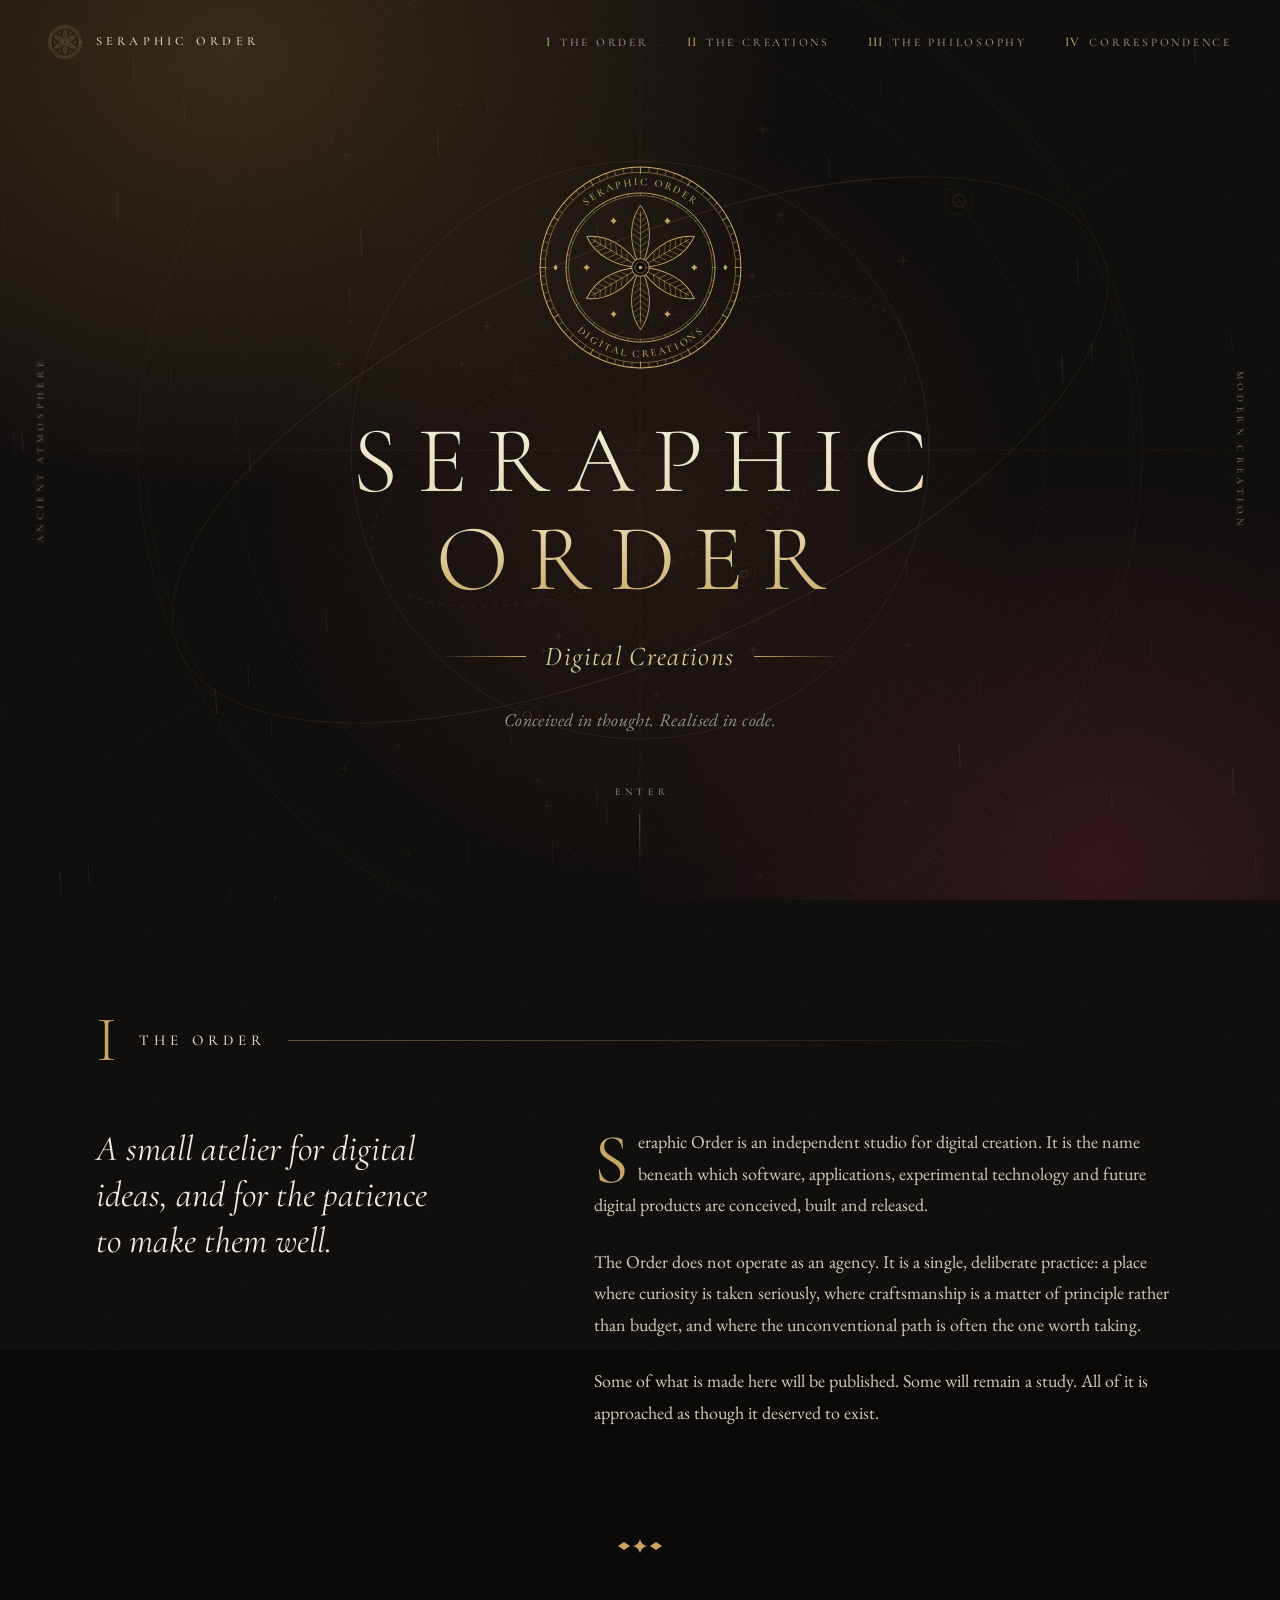
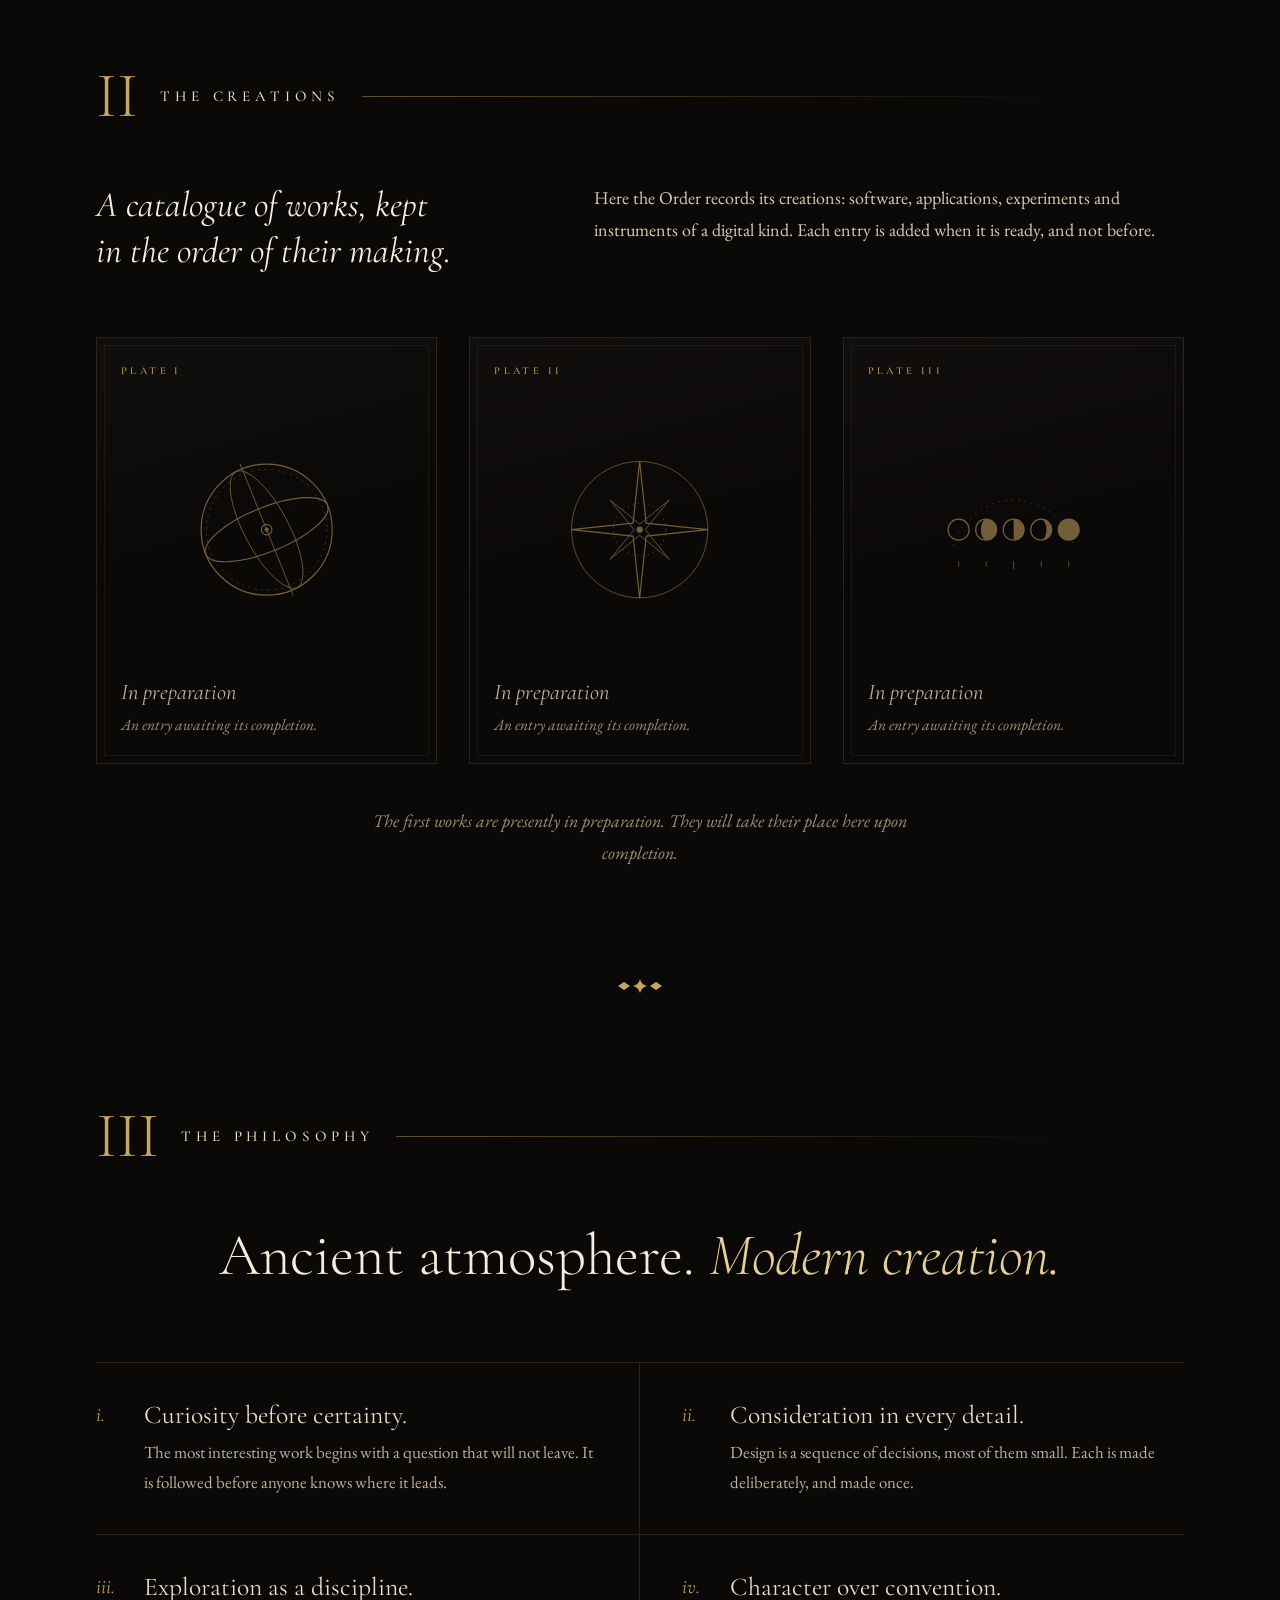
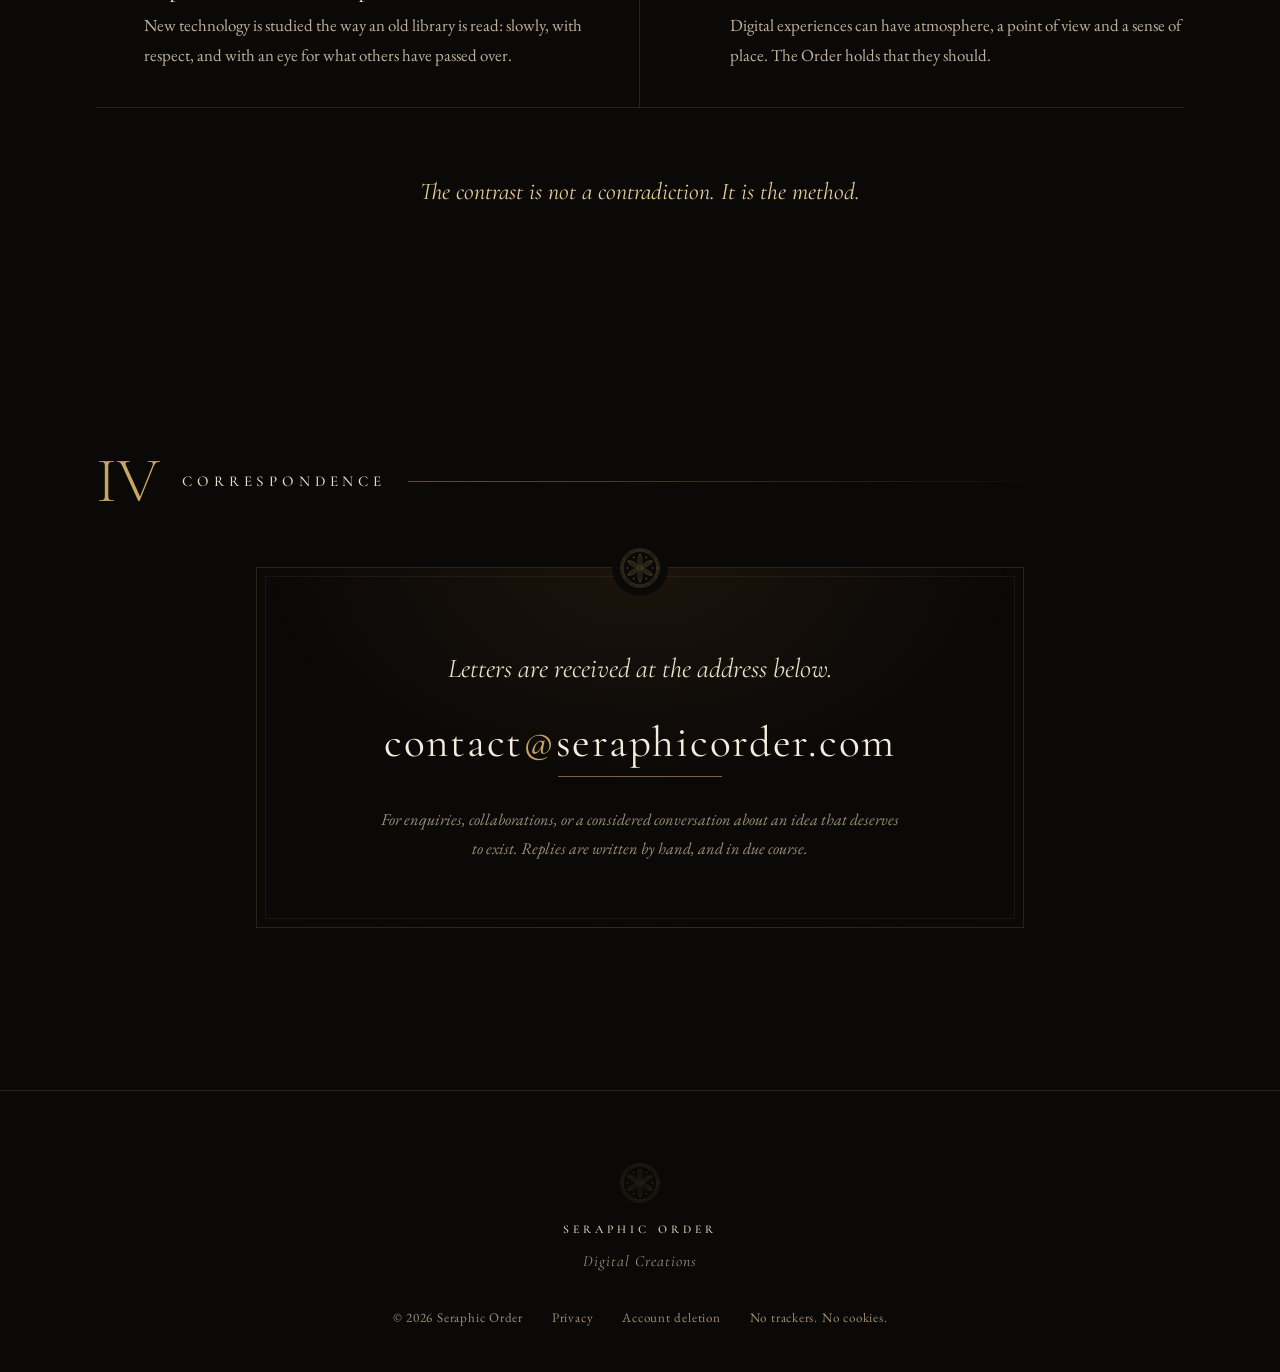
<file: index.html>
<!doctype html>
<html lang="en" class="no-js">
<head>
  <meta charset="utf-8">
  <meta name="viewport" content="width=device-width, initial-scale=1">
  <title>Seraphic Order — Digital Creations</title>
  <meta name="description" content="Seraphic Order is an independent atelier for digital ideas, thoughtful software and creations that deserve to exist. Ancient atmosphere. Modern creation.">
  <meta name="author" content="Seraphic Order">
  <meta name="theme-color" content="#0b0908">
  <meta name="color-scheme" content="dark">
  <link rel="canonical" href="https://seraphicorder.com/">

  <link rel="icon" href="favicon.ico" sizes="32x32">
  <link rel="icon" href="favicon.svg" type="image/svg+xml">
  <link rel="apple-touch-icon" href="apple-touch-icon.png">
  <link rel="manifest" href="site.webmanifest">

  <meta property="og:type" content="website">
  <meta property="og:site_name" content="Seraphic Order">
  <meta property="og:title" content="Seraphic Order — Digital Creations">
  <meta property="og:description" content="An independent atelier for digital ideas, thoughtful software and creations that deserve to exist. Ancient atmosphere. Modern creation.">
  <meta property="og:url" content="https://seraphicorder.com/">
  <meta property="og:image" content="https://seraphicorder.com/og.jpg">
  <meta property="og:image:width" content="1200">
  <meta property="og:image:height" content="630">
  <meta property="og:image:alt" content="The seal of Seraphic Order beside the words Seraphic Order, Digital Creations.">
  <meta property="og:locale" content="en_GB">
  <meta name="twitter:card" content="summary_large_image">
  <meta name="twitter:title" content="Seraphic Order — Digital Creations">
  <meta name="twitter:description" content="An independent atelier for digital ideas, thoughtful software and creations that deserve to exist.">
  <meta name="twitter:image" content="https://seraphicorder.com/og.jpg">

  <link rel="preload" href="assets/fonts/CormorantGaramond-Roman.woff2" as="font" type="font/woff2" crossorigin>
  <link rel="preload" href="assets/fonts/CormorantGaramond-Italic.woff2" as="font" type="font/woff2" crossorigin>
  <link rel="preload" href="assets/fonts/EBGaramond-Roman.woff2" as="font" type="font/woff2" crossorigin>
  <link rel="stylesheet" href="styles.css">

  <script type="application/ld+json">
  {
    "@context": "https://schema.org",
    "@type": "Organization",
    "name": "Seraphic Order",
    "alternateName": "Seraphic Order — Digital Creations",
    "url": "https://seraphicorder.com/",
    "email": "contact@seraphicorder.com",
    "logo": "https://seraphicorder.com/apple-touch-icon.png",
    "description": "An independent atelier for digital ideas, thoughtful software and creations that deserve to exist."
  }
  </script>
</head>
<body>
  <a class="skip" href="#main">Skip to content</a>

  <!-- emblem:start -->
  <svg aria-hidden="true" focusable="false" style="position:absolute;width:0;height:0;overflow:hidden">
    <defs>
      <linearGradient id="grad-rule" x1="0" x2="1"><stop offset="0" stop-color="currentColor" stop-opacity="0"/><stop offset=".5" stop-color="currentColor"/><stop offset="1" stop-color="currentColor" stop-opacity="0"/></linearGradient>
    </defs>
    <symbol id="sym-seal" viewBox="0 0 200 200"><g fill="none" stroke="currentColor" stroke-linecap="round" stroke-linejoin="round"><circle cx="100" cy="100" r="97" stroke-width="1"/><circle cx="100" cy="100" r="92" stroke-width="0.5"/><path d="M108.07 7.75L108.4 3.97M116.08 8.81L116.74 5.06M123.97 10.56L124.95 6.88M131.67 12.98L132.97 9.41M139.13 16.08L140.74 12.63M153.11 24.15L155.29 21.03M159.52 29.06L161.96 26.15M165.48 34.52L168.17 31.83M170.94 40.48L173.85 38.04M175.85 46.89L178.97 44.71M183.92 60.87L187.37 59.26M187.02 68.33L190.59 67.03M189.44 76.03L193.12 75.05M191.19 83.92L194.94 83.26M192.25 91.93L196.03 91.6M192.25 108.07L196.03 108.4M191.19 116.08L194.94 116.74M189.44 123.97L193.12 124.95M187.02 131.67L190.59 132.97M183.92 139.13L187.37 140.74M175.85 153.11L178.97 155.29M170.94 159.52L173.85 161.96M165.48 165.48L168.17 168.17M159.52 170.94L161.96 173.85M153.11 175.85L155.29 178.97M139.13 183.92L140.74 187.37M131.67 187.02L132.97 190.59M123.97 189.44L124.95 193.12M116.08 191.19L116.74 194.94M108.07 192.25L108.4 196.03M91.93 192.25L91.6 196.03M83.92 191.19L83.26 194.94M76.03 189.44L75.05 193.12M68.33 187.02L67.03 190.59M60.87 183.92L59.26 187.37M46.89 175.85L44.71 178.97M40.48 170.94L38.04 173.85M34.52 165.48L31.83 168.17M29.06 159.52L26.15 161.96M24.15 153.11L21.03 155.29M16.08 139.13L12.63 140.74M12.98 131.67L9.41 132.97M10.56 123.97L6.88 124.95M8.81 116.08L5.06 116.74M7.75 108.07L3.97 108.4M7.75 91.93L3.97 91.6M8.81 83.92L5.06 83.26M10.56 76.03L6.88 75.05M12.98 68.33L9.41 67.03M16.08 60.87L12.63 59.26M24.15 46.89L21.03 44.71M29.06 40.48L26.15 38.04M34.52 34.52L31.83 31.83M40.48 29.06L38.04 26.15M46.89 24.15L44.71 21.03M60.87 16.08L59.26 12.63M68.33 12.98L67.03 9.41M76.03 10.56L75.05 6.88M83.92 8.81L83.26 5.06M91.93 7.75L91.6 3.97" stroke-width="0.45"/><path d="M100 9L100 3M145.5 21.19L148.5 16M178.81 54.5L184 51.5M191 100L197 100M178.81 145.5L184 148.5M145.5 178.81L148.5 184M100 191L100 197M54.5 178.81L51.5 184M21.19 145.5L16 148.5M9 100L3 100M21.19 54.5L16 51.5M54.5 21.19L51.5 16" stroke-width="0.8"/><path id="so-arc-top" d="M20.5 100A79.5 79.5 0 0 1 179.5 100" fill="none" stroke="none"/><path id="so-arc-bot" d="M13.5 100A86.5 86.5 0 0 0 186.5 100" fill="none" stroke="none"/><text font-family="'Cormorant Garamond', Cormorant, Georgia, serif" font-size="10.2" font-weight="500" letter-spacing="2.2" fill="currentColor" stroke="none"><textPath href="#so-arc-top" startOffset="50%" text-anchor="middle">SERAPHIC ORDER</textPath></text><text font-family="'Cormorant Garamond', Cormorant, Georgia, serif" font-size="10.2" font-weight="500" letter-spacing="2.2" fill="currentColor" stroke="none"><textPath href="#so-arc-bot" startOffset="50%" text-anchor="middle">DIGITAL CREATIONS</textPath></text><path transform="translate(182 100)" d="M0 -3L2 0L0 3L-2 0Z" fill="currentColor" stroke="none"/><path transform="translate(18 100)" d="M0 -3L2 0L0 3L-2 0Z" fill="currentColor" stroke="none"/><circle cx="100" cy="100" r="72" stroke-width="0.9"/><circle cx="100" cy="100" r="69.5" stroke-width="0.45"/><g transform="rotate(0 100 100)"><path d="M100 100C88.5 78.4 88.5 55.6 100 40C111.5 55.6 111.5 78.4 100 100Z" stroke-width="0.9"/><path d="M100 91.6L100 46" stroke-width="0.5"/><path d="M100 85.6L94.83 81.73M100 85.6L105.17 81.73M100 79.6L93.63 74.82M100 79.6L106.37 74.82M100 73.6L92.98 68.33M100 73.6L107.02 68.33M100 67.6L92.92 62.29M100 67.6L107.08 62.29M100 61.6L93.45 56.69M100 61.6L106.55 56.69M100 55.6L94.55 51.51M100 55.6L105.45 51.51M100 49.6L96.17 46.73M100 49.6L103.83 46.73" stroke-width="0.38"/></g><g transform="rotate(60 100 100)"><path d="M100 100C88.5 78.4 88.5 55.6 100 40C111.5 55.6 111.5 78.4 100 100Z" stroke-width="0.9"/><path d="M100 91.6L100 46" stroke-width="0.5"/><path d="M100 85.6L94.83 81.73M100 85.6L105.17 81.73M100 79.6L93.63 74.82M100 79.6L106.37 74.82M100 73.6L92.98 68.33M100 73.6L107.02 68.33M100 67.6L92.92 62.29M100 67.6L107.08 62.29M100 61.6L93.45 56.69M100 61.6L106.55 56.69M100 55.6L94.55 51.51M100 55.6L105.45 51.51M100 49.6L96.17 46.73M100 49.6L103.83 46.73" stroke-width="0.38"/></g><g transform="rotate(120 100 100)"><path d="M100 100C88.5 78.4 88.5 55.6 100 40C111.5 55.6 111.5 78.4 100 100Z" stroke-width="0.9"/><path d="M100 91.6L100 46" stroke-width="0.5"/><path d="M100 85.6L94.83 81.73M100 85.6L105.17 81.73M100 79.6L93.63 74.82M100 79.6L106.37 74.82M100 73.6L92.98 68.33M100 73.6L107.02 68.33M100 67.6L92.92 62.29M100 67.6L107.08 62.29M100 61.6L93.45 56.69M100 61.6L106.55 56.69M100 55.6L94.55 51.51M100 55.6L105.45 51.51M100 49.6L96.17 46.73M100 49.6L103.83 46.73" stroke-width="0.38"/></g><g transform="rotate(180 100 100)"><path d="M100 100C88.5 78.4 88.5 55.6 100 40C111.5 55.6 111.5 78.4 100 100Z" stroke-width="0.9"/><path d="M100 91.6L100 46" stroke-width="0.5"/><path d="M100 85.6L94.83 81.73M100 85.6L105.17 81.73M100 79.6L93.63 74.82M100 79.6L106.37 74.82M100 73.6L92.98 68.33M100 73.6L107.02 68.33M100 67.6L92.92 62.29M100 67.6L107.08 62.29M100 61.6L93.45 56.69M100 61.6L106.55 56.69M100 55.6L94.55 51.51M100 55.6L105.45 51.51M100 49.6L96.17 46.73M100 49.6L103.83 46.73" stroke-width="0.38"/></g><g transform="rotate(240 100 100)"><path d="M100 100C88.5 78.4 88.5 55.6 100 40C111.5 55.6 111.5 78.4 100 100Z" stroke-width="0.9"/><path d="M100 91.6L100 46" stroke-width="0.5"/><path d="M100 85.6L94.83 81.73M100 85.6L105.17 81.73M100 79.6L93.63 74.82M100 79.6L106.37 74.82M100 73.6L92.98 68.33M100 73.6L107.02 68.33M100 67.6L92.92 62.29M100 67.6L107.08 62.29M100 61.6L93.45 56.69M100 61.6L106.55 56.69M100 55.6L94.55 51.51M100 55.6L105.45 51.51M100 49.6L96.17 46.73M100 49.6L103.83 46.73" stroke-width="0.38"/></g><g transform="rotate(300 100 100)"><path d="M100 100C88.5 78.4 88.5 55.6 100 40C111.5 55.6 111.5 78.4 100 100Z" stroke-width="0.9"/><path d="M100 91.6L100 46" stroke-width="0.5"/><path d="M100 85.6L94.83 81.73M100 85.6L105.17 81.73M100 79.6L93.63 74.82M100 79.6L106.37 74.82M100 73.6L92.98 68.33M100 73.6L107.02 68.33M100 67.6L92.92 62.29M100 67.6L107.08 62.29M100 61.6L93.45 56.69M100 61.6L106.55 56.69M100 55.6L94.55 51.51M100 55.6L105.45 51.51M100 49.6L96.17 46.73M100 49.6L103.83 46.73" stroke-width="0.38"/></g><path d="M126 51.77Q126.9 54.07 129.2 54.97Q126.9 55.86 126 58.17Q125.1 55.86 122.8 54.97Q125.1 54.07 126 51.77Z" fill="currentColor" stroke="none"/><path d="M152 96.8Q152.9 99.1 155.2 100Q152.9 100.9 152 103.2Q151.1 100.9 148.8 100Q151.1 99.1 152 96.8Z" fill="currentColor" stroke="none"/><path d="M126 141.83Q126.9 144.14 129.2 145.03Q126.9 145.93 126 148.23Q125.1 145.93 122.8 145.03Q125.1 144.14 126 141.83Z" fill="currentColor" stroke="none"/><path d="M74 141.83Q74.9 144.14 77.2 145.03Q74.9 145.93 74 148.23Q73.1 145.93 70.8 145.03Q73.1 144.14 74 141.83Z" fill="currentColor" stroke="none"/><path d="M48 96.8Q48.9 99.1 51.2 100Q48.9 100.9 48 103.2Q47.1 100.9 44.8 100Q47.1 99.1 48 96.8Z" fill="currentColor" stroke="none"/><path d="M74 51.77Q74.9 54.07 77.2 54.97Q74.9 55.86 74 58.17Q73.1 55.86 70.8 54.97Q73.1 54.07 74 51.77Z" fill="currentColor" stroke="none"/><path d="M100 30.5L100 28M112.07 31.56L112.5 29.09M123.77 34.69L124.63 32.34M134.75 39.81L136 37.65M144.67 46.76L146.28 44.84M153.24 55.33L155.16 53.72M160.19 65.25L162.35 64M165.31 76.23L167.66 75.37M168.44 87.93L170.91 87.5M169.5 100L172 100M168.44 112.07L170.91 112.5M165.31 123.77L167.66 124.63M160.19 134.75L162.35 136M153.24 144.67L155.16 146.28M144.67 153.24L146.28 155.16M134.75 160.19L136 162.35M123.77 165.31L124.63 167.66M112.07 168.44L112.5 170.91M100 169.5L100 172M87.93 168.44L87.5 170.91M76.23 165.31L75.37 167.66M65.25 160.19L64 162.35M55.33 153.24L53.72 155.16M46.76 144.67L44.84 146.28M39.81 134.75L37.65 136M34.69 123.77L32.34 124.63M31.56 112.07L29.09 112.5M30.5 100L28 100M31.56 87.93L29.09 87.5M34.69 76.23L32.34 75.37M39.81 65.25L37.65 64M46.76 55.33L44.84 53.72M55.33 46.76L53.72 44.84M65.25 39.81L64 37.65M76.23 34.69L75.37 32.34M87.93 31.56L87.5 29.09" stroke-width="0.4"/><circle cx="100" cy="100" r="8.5" fill="var(--emblem-bg, #0b0908)" stroke-width="0.9"/><circle cx="100" cy="100" r="5.5" stroke-width="0.45"/><circle cx="100" cy="100" r="1.7" fill="currentColor" stroke="none"/></g></symbol>
    <symbol id="sym-mark" viewBox="0 0 200 200"><g fill="none" stroke="currentColor" stroke-linecap="round" stroke-linejoin="round"><circle cx="100" cy="100" r="97" stroke-width="1"/><circle cx="100" cy="100" r="92" stroke-width="0.5"/><path d="M108.07 7.75L108.4 3.97M116.08 8.81L116.74 5.06M123.97 10.56L124.95 6.88M131.67 12.98L132.97 9.41M139.13 16.08L140.74 12.63M153.11 24.15L155.29 21.03M159.52 29.06L161.96 26.15M165.48 34.52L168.17 31.83M170.94 40.48L173.85 38.04M175.85 46.89L178.97 44.71M183.92 60.87L187.37 59.26M187.02 68.33L190.59 67.03M189.44 76.03L193.12 75.05M191.19 83.92L194.94 83.26M192.25 91.93L196.03 91.6M192.25 108.07L196.03 108.4M191.19 116.08L194.94 116.74M189.44 123.97L193.12 124.95M187.02 131.67L190.59 132.97M183.92 139.13L187.37 140.74M175.85 153.11L178.97 155.29M170.94 159.52L173.85 161.96M165.48 165.48L168.17 168.17M159.52 170.94L161.96 173.85M153.11 175.85L155.29 178.97M139.13 183.92L140.74 187.37M131.67 187.02L132.97 190.59M123.97 189.44L124.95 193.12M116.08 191.19L116.74 194.94M108.07 192.25L108.4 196.03M91.93 192.25L91.6 196.03M83.92 191.19L83.26 194.94M76.03 189.44L75.05 193.12M68.33 187.02L67.03 190.59M60.87 183.92L59.26 187.37M46.89 175.85L44.71 178.97M40.48 170.94L38.04 173.85M34.52 165.48L31.83 168.17M29.06 159.52L26.15 161.96M24.15 153.11L21.03 155.29M16.08 139.13L12.63 140.74M12.98 131.67L9.41 132.97M10.56 123.97L6.88 124.95M8.81 116.08L5.06 116.74M7.75 108.07L3.97 108.4M7.75 91.93L3.97 91.6M8.81 83.92L5.06 83.26M10.56 76.03L6.88 75.05M12.98 68.33L9.41 67.03M16.08 60.87L12.63 59.26M24.15 46.89L21.03 44.71M29.06 40.48L26.15 38.04M34.52 34.52L31.83 31.83M40.48 29.06L38.04 26.15M46.89 24.15L44.71 21.03M60.87 16.08L59.26 12.63M68.33 12.98L67.03 9.41M76.03 10.56L75.05 6.88M83.92 8.81L83.26 5.06M91.93 7.75L91.6 3.97" stroke-width="0.45"/><path d="M100 9L100 3M145.5 21.19L148.5 16M178.81 54.5L184 51.5M191 100L197 100M178.81 145.5L184 148.5M145.5 178.81L148.5 184M100 191L100 197M54.5 178.81L51.5 184M21.19 145.5L16 148.5M9 100L3 100M21.19 54.5L16 51.5M54.5 21.19L51.5 16" stroke-width="0.8"/><g transform="translate(100 100) scale(1.2) translate(-100 -100)"><circle cx="100" cy="100" r="72" stroke-width="0.9"/><circle cx="100" cy="100" r="69.5" stroke-width="0.45"/><g transform="rotate(0 100 100)"><path d="M100 100C88.5 78.4 88.5 55.6 100 40C111.5 55.6 111.5 78.4 100 100Z" stroke-width="0.9"/><path d="M100 91.6L100 46" stroke-width="0.5"/><path d="M100 85.6L94.83 81.73M100 85.6L105.17 81.73M100 79.6L93.63 74.82M100 79.6L106.37 74.82M100 73.6L92.98 68.33M100 73.6L107.02 68.33M100 67.6L92.92 62.29M100 67.6L107.08 62.29M100 61.6L93.45 56.69M100 61.6L106.55 56.69M100 55.6L94.55 51.51M100 55.6L105.45 51.51M100 49.6L96.17 46.73M100 49.6L103.83 46.73" stroke-width="0.38"/></g><g transform="rotate(60 100 100)"><path d="M100 100C88.5 78.4 88.5 55.6 100 40C111.5 55.6 111.5 78.4 100 100Z" stroke-width="0.9"/><path d="M100 91.6L100 46" stroke-width="0.5"/><path d="M100 85.6L94.83 81.73M100 85.6L105.17 81.73M100 79.6L93.63 74.82M100 79.6L106.37 74.82M100 73.6L92.98 68.33M100 73.6L107.02 68.33M100 67.6L92.92 62.29M100 67.6L107.08 62.29M100 61.6L93.45 56.69M100 61.6L106.55 56.69M100 55.6L94.55 51.51M100 55.6L105.45 51.51M100 49.6L96.17 46.73M100 49.6L103.83 46.73" stroke-width="0.38"/></g><g transform="rotate(120 100 100)"><path d="M100 100C88.5 78.4 88.5 55.6 100 40C111.5 55.6 111.5 78.4 100 100Z" stroke-width="0.9"/><path d="M100 91.6L100 46" stroke-width="0.5"/><path d="M100 85.6L94.83 81.73M100 85.6L105.17 81.73M100 79.6L93.63 74.82M100 79.6L106.37 74.82M100 73.6L92.98 68.33M100 73.6L107.02 68.33M100 67.6L92.92 62.29M100 67.6L107.08 62.29M100 61.6L93.45 56.69M100 61.6L106.55 56.69M100 55.6L94.55 51.51M100 55.6L105.45 51.51M100 49.6L96.17 46.73M100 49.6L103.83 46.73" stroke-width="0.38"/></g><g transform="rotate(180 100 100)"><path d="M100 100C88.5 78.4 88.5 55.6 100 40C111.5 55.6 111.5 78.4 100 100Z" stroke-width="0.9"/><path d="M100 91.6L100 46" stroke-width="0.5"/><path d="M100 85.6L94.83 81.73M100 85.6L105.17 81.73M100 79.6L93.63 74.82M100 79.6L106.37 74.82M100 73.6L92.98 68.33M100 73.6L107.02 68.33M100 67.6L92.92 62.29M100 67.6L107.08 62.29M100 61.6L93.45 56.69M100 61.6L106.55 56.69M100 55.6L94.55 51.51M100 55.6L105.45 51.51M100 49.6L96.17 46.73M100 49.6L103.83 46.73" stroke-width="0.38"/></g><g transform="rotate(240 100 100)"><path d="M100 100C88.5 78.4 88.5 55.6 100 40C111.5 55.6 111.5 78.4 100 100Z" stroke-width="0.9"/><path d="M100 91.6L100 46" stroke-width="0.5"/><path d="M100 85.6L94.83 81.73M100 85.6L105.17 81.73M100 79.6L93.63 74.82M100 79.6L106.37 74.82M100 73.6L92.98 68.33M100 73.6L107.02 68.33M100 67.6L92.92 62.29M100 67.6L107.08 62.29M100 61.6L93.45 56.69M100 61.6L106.55 56.69M100 55.6L94.55 51.51M100 55.6L105.45 51.51M100 49.6L96.17 46.73M100 49.6L103.83 46.73" stroke-width="0.38"/></g><g transform="rotate(300 100 100)"><path d="M100 100C88.5 78.4 88.5 55.6 100 40C111.5 55.6 111.5 78.4 100 100Z" stroke-width="0.9"/><path d="M100 91.6L100 46" stroke-width="0.5"/><path d="M100 85.6L94.83 81.73M100 85.6L105.17 81.73M100 79.6L93.63 74.82M100 79.6L106.37 74.82M100 73.6L92.98 68.33M100 73.6L107.02 68.33M100 67.6L92.92 62.29M100 67.6L107.08 62.29M100 61.6L93.45 56.69M100 61.6L106.55 56.69M100 55.6L94.55 51.51M100 55.6L105.45 51.51M100 49.6L96.17 46.73M100 49.6L103.83 46.73" stroke-width="0.38"/></g><path d="M126 51.77Q126.9 54.07 129.2 54.97Q126.9 55.86 126 58.17Q125.1 55.86 122.8 54.97Q125.1 54.07 126 51.77Z" fill="currentColor" stroke="none"/><path d="M152 96.8Q152.9 99.1 155.2 100Q152.9 100.9 152 103.2Q151.1 100.9 148.8 100Q151.1 99.1 152 96.8Z" fill="currentColor" stroke="none"/><path d="M126 141.83Q126.9 144.14 129.2 145.03Q126.9 145.93 126 148.23Q125.1 145.93 122.8 145.03Q125.1 144.14 126 141.83Z" fill="currentColor" stroke="none"/><path d="M74 141.83Q74.9 144.14 77.2 145.03Q74.9 145.93 74 148.23Q73.1 145.93 70.8 145.03Q73.1 144.14 74 141.83Z" fill="currentColor" stroke="none"/><path d="M48 96.8Q48.9 99.1 51.2 100Q48.9 100.9 48 103.2Q47.1 100.9 44.8 100Q47.1 99.1 48 96.8Z" fill="currentColor" stroke="none"/><path d="M74 51.77Q74.9 54.07 77.2 54.97Q74.9 55.86 74 58.17Q73.1 55.86 70.8 54.97Q73.1 54.07 74 51.77Z" fill="currentColor" stroke="none"/><path d="M100 30.5L100 28M112.07 31.56L112.5 29.09M123.77 34.69L124.63 32.34M134.75 39.81L136 37.65M144.67 46.76L146.28 44.84M153.24 55.33L155.16 53.72M160.19 65.25L162.35 64M165.31 76.23L167.66 75.37M168.44 87.93L170.91 87.5M169.5 100L172 100M168.44 112.07L170.91 112.5M165.31 123.77L167.66 124.63M160.19 134.75L162.35 136M153.24 144.67L155.16 146.28M144.67 153.24L146.28 155.16M134.75 160.19L136 162.35M123.77 165.31L124.63 167.66M112.07 168.44L112.5 170.91M100 169.5L100 172M87.93 168.44L87.5 170.91M76.23 165.31L75.37 167.66M65.25 160.19L64 162.35M55.33 153.24L53.72 155.16M46.76 144.67L44.84 146.28M39.81 134.75L37.65 136M34.69 123.77L32.34 124.63M31.56 112.07L29.09 112.5M30.5 100L28 100M31.56 87.93L29.09 87.5M34.69 76.23L32.34 75.37M39.81 65.25L37.65 64M46.76 55.33L44.84 53.72M55.33 46.76L53.72 44.84M65.25 39.81L64 37.65M76.23 34.69L75.37 32.34M87.93 31.56L87.5 29.09" stroke-width="0.4"/><circle cx="100" cy="100" r="8.5" fill="var(--emblem-bg, #0b0908)" stroke-width="0.9"/><circle cx="100" cy="100" r="5.5" stroke-width="0.45"/><circle cx="100" cy="100" r="1.7" fill="currentColor" stroke="none"/></g></g></symbol>
  </svg>
  <!-- emblem:end -->

  <div class="grain" aria-hidden="true"></div>

  <header class="site-head" id="top">
    <a class="brand" href="#top" aria-label="Seraphic Order — return to the beginning">
      <svg class="brand__mark" aria-hidden="true" focusable="false"><use href="#sym-mark"/></svg>
      <span class="brand__name">Seraphic Order</span>
    </a>
    <nav class="site-nav" aria-label="Sections">
      <ol>
        <li><a href="#order"><span class="n" aria-hidden="true">I</span><span class="t">The Order</span></a></li>
        <li><a href="#creations"><span class="n" aria-hidden="true">II</span><span class="t">The Creations</span></a></li>
        <li><a href="#philosophy"><span class="n" aria-hidden="true">III</span><span class="t">The Philosophy</span></a></li>
        <li><a href="#correspondence"><span class="n" aria-hidden="true">IV</span><span class="t">Correspondence</span></a></li>
      </ol>
    </nav>
  </header>

  <main id="main">

    <!-- ============================================================ HERO -->
    <section class="hero" aria-labelledby="hero-title">
      <div class="hero__lamp" aria-hidden="true"></div>
      <div class="hero__celestial" aria-hidden="true">
        <img src="assets/img/celestial.svg" alt="" width="1000" height="1000" decoding="async">
      </div>
      <canvas class="hero__rain" aria-hidden="true"></canvas>

      <div class="hero__inner">
        <svg class="hero__seal" role="img" aria-label="The seal of Seraphic Order: six feathered wings within a ring of engraved tick marks." focusable="false"><use href="#sym-seal"/></svg>
        <h1 class="hero__title" id="hero-title"><span>Seraphic</span> <span>Order</span></h1>
        <p class="hero__sub">Digital Creations</p>
        <p class="hero__tag">Conceived in thought. Realised in code.</p>
      </div>

      <a class="hero__cue" href="#order"><span>Enter</span><i aria-hidden="true"></i></a>
      <p class="hero__margin hero__margin--l" aria-hidden="true">Ancient atmosphere</p>
      <p class="hero__margin hero__margin--r" aria-hidden="true">Modern creation</p>
    </section>

    <!-- ============================================================ I. THE ORDER -->
    <section class="chapter" id="order" aria-labelledby="order-title">
      <header class="chapter__head reveal">
        <span class="chapter__num" aria-hidden="true">I</span>
        <h2 class="chapter__title" id="order-title">The Order</h2>
        <span class="chapter__rule" aria-hidden="true"></span>
      </header>
      <div class="chapter__body">
        <p class="lede reveal">A small atelier for digital ideas, and for the patience to make them well.</p>
        <div class="prose prose--initial reveal" style="--i:1">
          <p>Seraphic Order is an independent studio for digital creation. It is the name beneath which software, applications, experimental technology and future digital products are conceived, built and released.</p>
          <p>The Order does not operate as an agency. It is a single, deliberate practice: a place where curiosity is taken seriously, where craftsmanship is a matter of principle rather than budget, and where the unconventional path is often the one worth taking.</p>
          <p>Some of what is made here will be published. Some will remain a study. All of it is approached as though it deserved to exist.</p>
        </div>
      </div>
    </section>

    <div class="ornament reveal" aria-hidden="true">
      <svg viewBox="0 0 260 20" focusable="false"><g fill="none" stroke="currentColor" stroke-width="1"><path d="M0 10H102" stroke="url(#grad-rule)"/><path d="M158 10H260" stroke="url(#grad-rule)"/></g><g fill="currentColor"><path d="M108 10l6-4 6 4-6 4z"/><path d="M140 10l6-4 6 4-6 4z"/><path d="M130 3q1.3 5.7 7 7-5.7 1.3-7 7-1.3-5.7-7-7 5.7-1.3 7-7z"/></g></svg>
    </div>

    <!-- ============================================================ II. THE CREATIONS -->
    <section class="chapter" id="creations" aria-labelledby="creations-title">
      <header class="chapter__head reveal">
        <span class="chapter__num" aria-hidden="true">II</span>
        <h2 class="chapter__title" id="creations-title">The Creations</h2>
        <span class="chapter__rule" aria-hidden="true"></span>
      </header>
      <div class="chapter__body chapter__body--intro">
        <p class="lede reveal">A catalogue of works, kept in the order of their making.</p>
        <div class="prose reveal" style="--i:1">
          <p>Here the Order records its creations: software, applications, experiments and instruments of a digital kind. Each entry is added when it is ready, and not before.</p>
        </div>
      </div>

      <!--
        Adding a creation
        -----------------
        Replace one of the pending plates below (or add a new <li>) with:

        <li class="plate" data-state="published">
          <a class="plate__link" href="https://example.com">
            <span class="plate__num">Plate I</span>
            <div class="plate__figure" aria-hidden="true"> …an SVG or <img> for the work… </div>
            <h3 class="plate__title">Name of the work</h3>
            <p class="plate__desc">One quiet sentence about it.</p>
          </a>
        </li>

        Keep the roman numerals in order of making. The layout handles 1–3 per row.
      -->
      <ol class="plates" aria-label="Catalogue of creations">
        <li class="plate reveal" data-state="pending">
          <span class="plate__num">Plate I</span>
          <div class="plate__figure" aria-hidden="true">
            <svg viewBox="0 0 120 120" focusable="false"><g fill="none" stroke="currentColor" stroke-width=".9" stroke-linecap="round"><circle cx="60" cy="60" r="50"/><circle cx="60" cy="60" r="46" stroke-width=".4" stroke-dasharray="1 4"/><ellipse cx="60" cy="60" rx="50" ry="17" transform="rotate(-22 60 60)"/><ellipse cx="60" cy="60" rx="50" ry="17" transform="rotate(62 60 60)" stroke-width=".6"/><path d="M60 6v108" transform="rotate(-22 60 60)" stroke-width=".6"/><circle cx="60" cy="60" r="4"/><circle cx="60" cy="60" r="1.2" fill="currentColor"/></g></svg>
          </div>
          <h3 class="plate__title">In preparation</h3>
          <p class="plate__desc">An entry awaiting its completion.</p>
        </li>
        <li class="plate reveal" data-state="pending" style="--i:1">
          <span class="plate__num">Plate II</span>
          <div class="plate__figure" aria-hidden="true">
            <svg viewBox="0 0 120 120" focusable="false"><g fill="none" stroke="currentColor" stroke-width=".9" stroke-linejoin="round"><circle cx="60" cy="60" r="52" stroke-width=".6"/><circle cx="60" cy="60" r="20" stroke-width=".5" stroke-dasharray="1 3"/><path d="M60 8l5 47 47 5-47 5-5 47-5-47-47-5 47-5z"/><path d="M60 28l3 29 29 3-29 3-3 29-3-29-29-3 29-3z" transform="rotate(45 60 60)" stroke-width=".6"/><circle cx="60" cy="60" r="2.4" fill="currentColor" stroke="none"/></g></svg>
          </div>
          <h3 class="plate__title">In preparation</h3>
          <p class="plate__desc">An entry awaiting its completion.</p>
        </li>
        <li class="plate reveal" data-state="pending" style="--i:2">
          <span class="plate__num">Plate III</span>
          <div class="plate__figure" aria-hidden="true">
            <svg viewBox="0 0 120 120" focusable="false"><g fill="none" stroke="currentColor" stroke-width=".9"><path d="M14 72a48 48 0 0 1 92 0" stroke-width=".5" stroke-dasharray="1 4"/><circle cx="18" cy="60" r="8"/><circle cx="39" cy="60" r="8"/><path d="M39 52a8 8 0 0 1 0 16a4 8 0 0 1 0-16z" fill="currentColor" stroke="none"/><circle cx="60" cy="60" r="8"/><path d="M60 52a8 8 0 0 1 0 16z" fill="currentColor" stroke="none"/><circle cx="81" cy="60" r="8"/><path d="M81 52a8 8 0 0 1 0 16a4 8 0 0 0 0-16z" fill="currentColor" stroke="none"/><circle cx="102" cy="60" r="8" fill="currentColor"/><path d="M18 84v4M39 84v4M60 84v6M81 84v4M102 84v4" stroke-width=".6"/></g></svg>
          </div>
          <h3 class="plate__title">In preparation</h3>
          <p class="plate__desc">An entry awaiting its completion.</p>
        </li>
      </ol>
      <p class="plates__note reveal">The first works are presently in preparation. They will take their place here upon completion.</p>
    </section>

    <div class="ornament reveal" aria-hidden="true">
      <svg viewBox="0 0 260 20" focusable="false"><g fill="none" stroke="currentColor" stroke-width="1"><path d="M0 10H102" stroke="url(#grad-rule)"/><path d="M158 10H260" stroke="url(#grad-rule)"/></g><g fill="currentColor"><path d="M108 10l6-4 6 4-6 4z"/><path d="M140 10l6-4 6 4-6 4z"/><path d="M130 3q1.3 5.7 7 7-5.7 1.3-7 7-1.3-5.7-7-7 5.7-1.3 7-7z"/></g></svg>
    </div>

    <!-- ============================================================ III. THE PHILOSOPHY -->
    <section class="chapter chapter--philosophy" id="philosophy" aria-labelledby="philosophy-title">
      <header class="chapter__head reveal">
        <span class="chapter__num" aria-hidden="true">III</span>
        <h2 class="chapter__title" id="philosophy-title">The Philosophy</h2>
        <span class="chapter__rule" aria-hidden="true"></span>
      </header>

      <p class="motto reveal"><span>Ancient atmosphere.</span> <span>Modern creation.</span></p>

      <ol class="tenets">
        <li class="tenet reveal">
          <span class="tenet__num" aria-hidden="true">i.</span>
          <div>
            <h3>Curiosity before certainty.</h3>
            <p>The most interesting work begins with a question that will not leave. It is followed before anyone knows where it leads.</p>
          </div>
        </li>
        <li class="tenet reveal" style="--i:1">
          <span class="tenet__num" aria-hidden="true">ii.</span>
          <div>
            <h3>Consideration in every detail.</h3>
            <p>Design is a sequence of decisions, most of them small. Each is made deliberately, and made once.</p>
          </div>
        </li>
        <li class="tenet reveal" style="--i:2">
          <span class="tenet__num" aria-hidden="true">iii.</span>
          <div>
            <h3>Exploration as a discipline.</h3>
            <p>New technology is studied the way an old library is read: slowly, with respect, and with an eye for what others have passed over.</p>
          </div>
        </li>
        <li class="tenet reveal" style="--i:3">
          <span class="tenet__num" aria-hidden="true">iv.</span>
          <div>
            <h3>Character over convention.</h3>
            <p>Digital experiences can have atmosphere, a point of view and a sense of place. The Order holds that they should.</p>
          </div>
        </li>
      </ol>

      <p class="coda reveal">The contrast is not a contradiction. It is the method.</p>
    </section>

    <div class="ornament reveal" aria-hidden="true">
      <svg viewBox="0 0 260 20" focusable="false"><g fill="none" stroke="currentColor" stroke-width="1"><path d="M0 10H102" stroke="url(#grad-rule)"/><path d="M158 10H260" stroke="url(#grad-rule)"/></g><g fill="currentColor"><path d="M108 10l6-4 6 4-6 4z"/><path d="M140 10l6-4 6 4-6 4z"/><path d="M130 3q1.3 5.7 7 7-5.7 1.3-7 7-1.3-5.7-7-7 5.7-1.3 7-7z"/></g></svg>
    </div>

    <!-- ============================================================ IV. CORRESPONDENCE -->
    <section class="chapter" id="correspondence" aria-labelledby="correspondence-title">
      <header class="chapter__head reveal">
        <span class="chapter__num" aria-hidden="true">IV</span>
        <h2 class="chapter__title" id="correspondence-title">Correspondence</h2>
        <span class="chapter__rule" aria-hidden="true"></span>
      </header>

      <div class="letter reveal">
        <svg class="letter__seal" aria-hidden="true" focusable="false"><use href="#sym-mark"/></svg>
        <p class="letter__lede">Letters are received at the address below.</p>
        <a class="letter__address" href="mailto:contact@seraphicorder.com">contact<span aria-hidden="true">@</span><span class="sr-only">at</span>seraphicorder.com</a>
        <p class="letter__note">For enquiries, collaborations, or a considered conversation about an idea that deserves to exist. Replies are written by hand, and in due course.</p>
      </div>
    </section>

  </main>

  <footer class="site-foot">
    <svg class="site-foot__mark" aria-hidden="true" focusable="false"><use href="#sym-mark"/></svg>
    <p class="site-foot__name">Seraphic Order <span>Digital Creations</span></p>
    <p class="site-foot__meta">
      <span>&copy; <span id="year">2026</span> Seraphic Order</span>
      <span><a href="apps/privacy/">Privacy</a></span>
      <span><a href="apps/delete-account/">Account deletion</a></span>
      <span>No trackers. No cookies.</span>
    </p>
  </footer>

  <script src="main.js" defer></script>
</body>
</html>
</file>
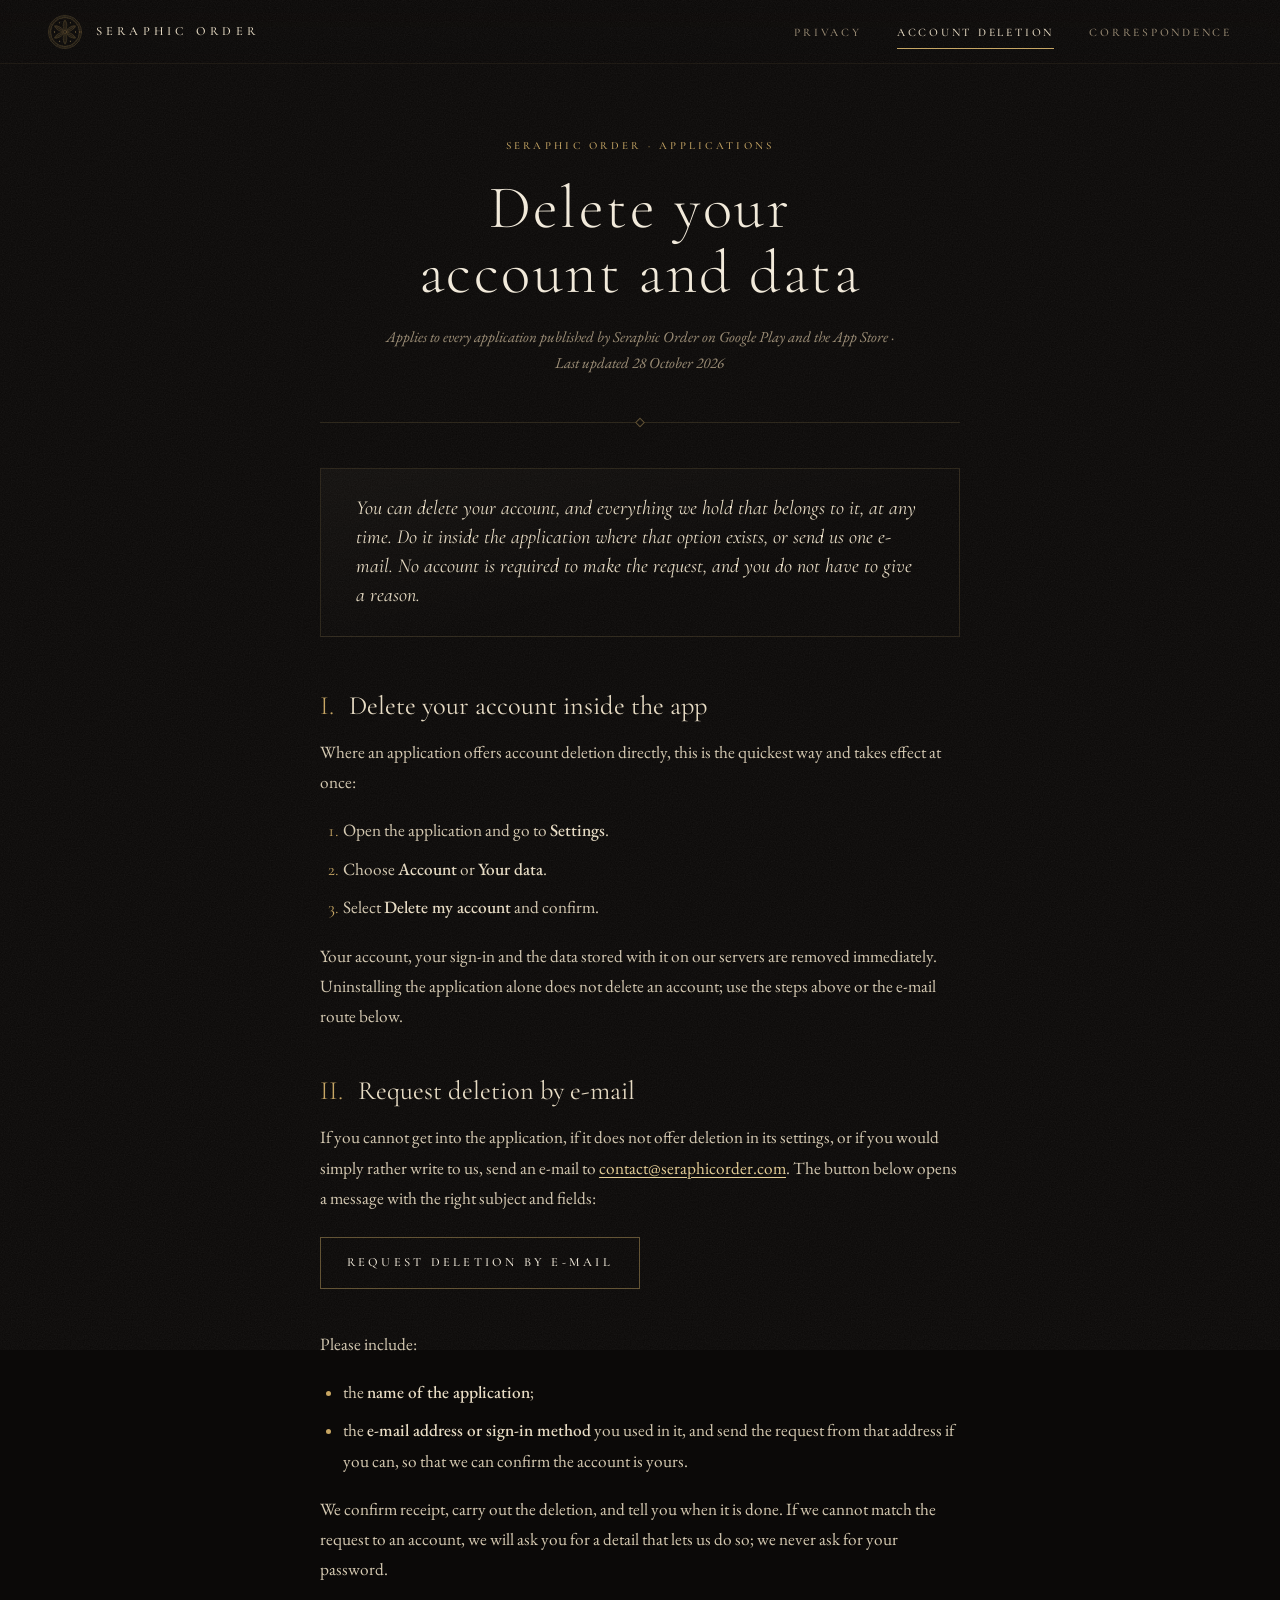
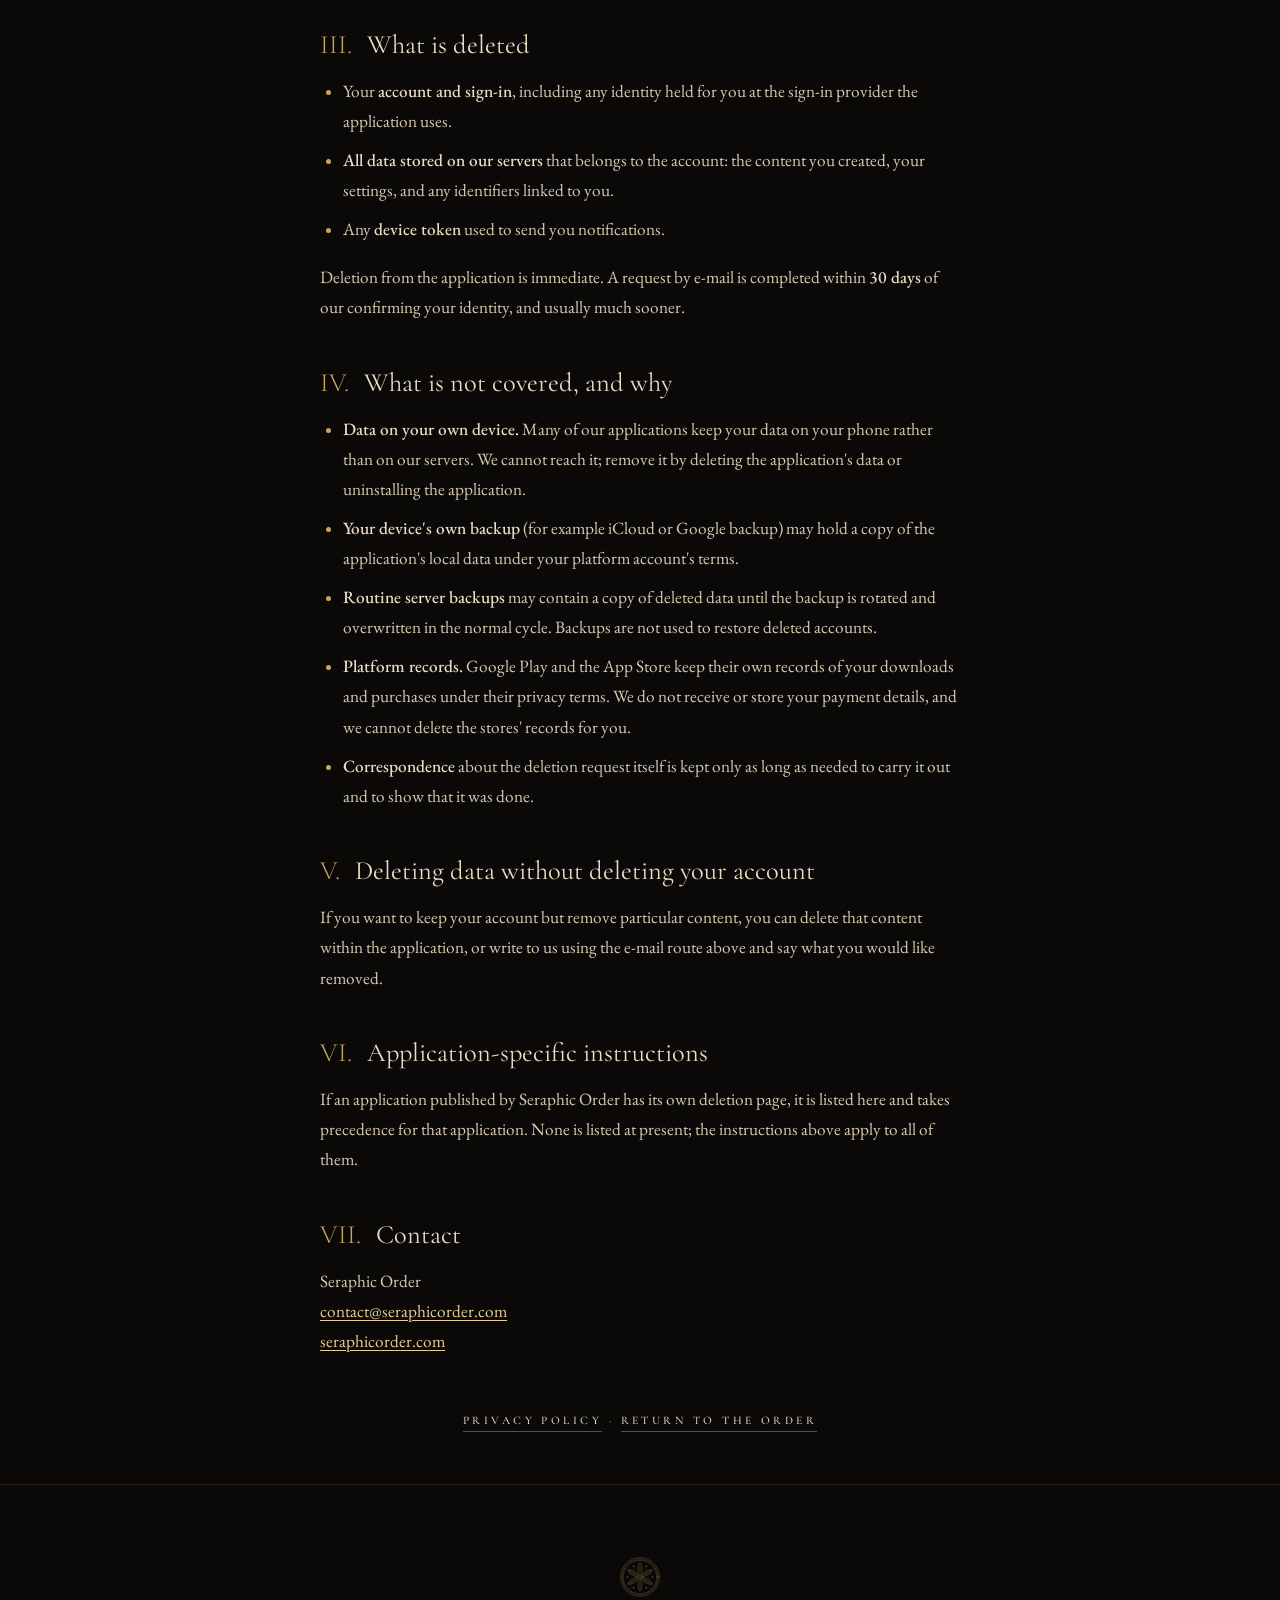
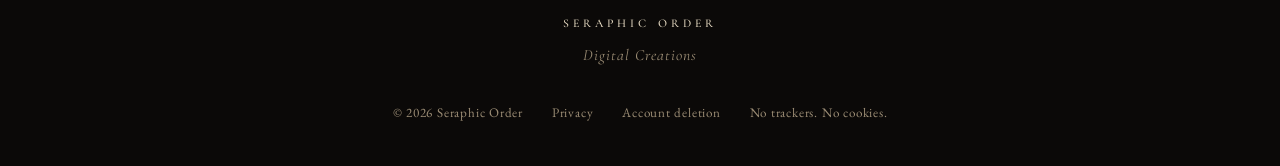
<file: apps/delete-account/index.html>
<!doctype html>
<html lang="en" class="no-js">
<head>
  <meta charset="utf-8">
  <meta name="viewport" content="width=device-width, initial-scale=1">
  <title>Delete Your Account — Seraphic Order</title>
  <meta name="description" content="How to delete your account and the data associated with it in any application published by Seraphic Order, either inside the app or by e-mail.">
  <meta name="theme-color" content="#0b0908">
  <meta name="color-scheme" content="dark">
  <link rel="canonical" href="https://seraphicorder.com/apps/delete-account/">
  <link rel="icon" href="/favicon.ico" sizes="32x32">
  <link rel="icon" href="/favicon.svg" type="image/svg+xml">
  <link rel="apple-touch-icon" href="/apple-touch-icon.png">
  <meta property="og:type" content="article">
  <meta property="og:site_name" content="Seraphic Order">
  <meta property="og:title" content="Delete Your Account — Seraphic Order">
  <meta property="og:description" content="How to delete your account and associated data in applications published by Seraphic Order.">
  <meta property="og:url" content="https://seraphicorder.com/apps/delete-account/">
  <meta property="og:image" content="https://seraphicorder.com/og.jpg">
  <meta name="twitter:card" content="summary_large_image">
  <link rel="preload" href="/assets/fonts/CormorantGaramond-Roman.woff2" as="font" type="font/woff2" crossorigin>
  <link rel="preload" href="/assets/fonts/EBGaramond-Roman.woff2" as="font" type="font/woff2" crossorigin>
  <link rel="stylesheet" href="/styles.css">
</head>
<body class="page-document">
  <a class="skip" href="#main">Skip to content</a>
  <div class="grain" aria-hidden="true"></div>

  <header class="site-head is-scrolled">
    <a class="brand" href="/" aria-label="Seraphic Order — return to the beginning">
      <img class="brand__mark" src="/assets/img/emblem.svg" alt="" width="34" height="34">
      <span class="brand__name">Seraphic Order</span>
    </a>
    <nav class="site-nav" aria-label="Pages">
      <ol>
        <li><a href="/apps/privacy/"><span class="t">Privacy</span></a></li>
        <li><a href="/apps/delete-account/" aria-current="page" class="is-active"><span class="t">Account deletion</span></a></li>
        <li class="site-nav__extra"><a href="/#correspondence"><span class="t">Correspondence</span></a></li>
      </ol>
    </nav>
  </header>

  <main id="main" class="document">
    <header class="document__head">
      <p class="document__kicker">Seraphic Order · Applications</p>
      <h1 class="document__title">Delete your account and data</h1>
      <p class="document__meta">Applies to every application published by Seraphic Order on Google Play and the App Store · Last updated 28 October 2026</p>
    </header>

    <section class="document__summary" aria-label="In brief">
      <p>You can delete your account, and everything we hold that belongs to it, at any time. Do it inside the application where that option exists, or send us one e-mail. No account is required to make the request, and you do not have to give a reason.</p>
    </section>

    <section class="document__section" aria-labelledby="s1">
      <h2 id="s1"><span class="num">I.</span> Delete your account inside the app</h2>
      <p>Where an application offers account deletion directly, this is the quickest way and takes effect at once:</p>
      <ol>
        <li>Open the application and go to <strong>Settings</strong>.</li>
        <li>Choose <strong>Account</strong> or <strong>Your data</strong>.</li>
        <li>Select <strong>Delete my account</strong> and confirm.</li>
      </ol>
      <p>Your account, your sign-in and the data stored with it on our servers are removed immediately. Uninstalling the application alone does not delete an account; use the steps above or the e-mail route below.</p>
    </section>

    <section class="document__section" aria-labelledby="s2">
      <h2 id="s2"><span class="num">II.</span> Request deletion by e-mail</h2>
      <p>If you cannot get into the application, if it does not offer deletion in its settings, or if you would simply rather write to us, send an e-mail to <a href="mailto:contact@seraphicorder.com">contact@seraphicorder.com</a>. The button below opens a message with the right subject and fields:</p>
      <p><a class="document__action" href="mailto:contact@seraphicorder.com?subject=Account%20deletion%20request&amp;body=Application%3A%20%0D%0ASign-in%20e-mail%20or%20method%3A%20%0D%0A%0D%0APlease%20delete%20my%20account%20and%20all%20data%20associated%20with%20it.">Request deletion by e-mail</a></p>
      <p>Please include:</p>
      <ul>
        <li>the <strong>name of the application</strong>;</li>
        <li>the <strong>e-mail address or sign-in method</strong> you used in it, and send the request from that address if you can, so that we can confirm the account is yours.</li>
      </ul>
      <p>We confirm receipt, carry out the deletion, and tell you when it is done. If we cannot match the request to an account, we will ask you for a detail that lets us do so; we never ask for your password.</p>
    </section>

    <section class="document__section" aria-labelledby="s3">
      <h2 id="s3"><span class="num">III.</span> What is deleted</h2>
      <ul>
        <li>Your <strong>account and sign-in</strong>, including any identity held for you at the sign-in provider the application uses.</li>
        <li><strong>All data stored on our servers</strong> that belongs to the account: the content you created, your settings, and any identifiers linked to you.</li>
        <li>Any <strong>device token</strong> used to send you notifications.</li>
      </ul>
      <p>Deletion from the application is immediate. A request by e-mail is completed within <strong>30 days</strong> of our confirming your identity, and usually much sooner.</p>
    </section>

    <section class="document__section" aria-labelledby="s4">
      <h2 id="s4"><span class="num">IV.</span> What is not covered, and why</h2>
      <ul>
        <li><strong>Data on your own device.</strong> Many of our applications keep your data on your phone rather than on our servers. We cannot reach it; remove it by deleting the application's data or uninstalling the application.</li>
        <li><strong>Your device's own backup</strong> (for example iCloud or Google backup) may hold a copy of the application's local data under your platform account's terms.</li>
        <li><strong>Routine server backups</strong> may contain a copy of deleted data until the backup is rotated and overwritten in the normal cycle. Backups are not used to restore deleted accounts.</li>
        <li><strong>Platform records.</strong> Google Play and the App Store keep their own records of your downloads and purchases under their privacy terms. We do not receive or store your payment details, and we cannot delete the stores' records for you.</li>
        <li><strong>Correspondence</strong> about the deletion request itself is kept only as long as needed to carry it out and to show that it was done.</li>
      </ul>
    </section>

    <section class="document__section" aria-labelledby="s5">
      <h2 id="s5"><span class="num">V.</span> Deleting data without deleting your account</h2>
      <p>If you want to keep your account but remove particular content, you can delete that content within the application, or write to us using the e-mail route above and say what you would like removed.</p>
    </section>

    <section class="document__section" aria-labelledby="s6">
      <h2 id="s6"><span class="num">VI.</span> Application-specific instructions</h2>
      <p>If an application published by Seraphic Order has its own deletion page, it is listed here and takes precedence for that application. None is listed at present; the instructions above apply to all of them.</p>
      <!--
        Adding an application: copy this block beneath the paragraph above.

        <ul>
          <li><strong>Example Application</strong> — <a href="https://example.com/delete-account">example.com/delete-account</a></li>
        </ul>
      -->
    </section>

    <section class="document__section" aria-labelledby="s7">
      <h2 id="s7"><span class="num">VII.</span> Contact</h2>
      <p>Seraphic Order<br><a href="mailto:contact@seraphicorder.com">contact@seraphicorder.com</a><br><a href="https://seraphicorder.com/">seraphicorder.com</a></p>
    </section>

    <p class="document__foot"><a href="/apps/privacy/">Privacy Policy</a> · <a href="/">Return to the Order</a></p>
  </main>

  <footer class="site-foot">
    <img class="site-foot__mark" src="/assets/img/emblem.svg" alt="" width="40" height="40">
    <p class="site-foot__name">Seraphic Order <span>Digital Creations</span></p>
    <p class="site-foot__meta">
      <span>&copy; 2026 Seraphic Order</span>
      <span><a href="/apps/privacy/">Privacy</a></span>
      <span><a href="/apps/delete-account/">Account deletion</a></span>
      <span>No trackers. No cookies.</span>
    </p>
  </footer>
</body>
</html>
</file>
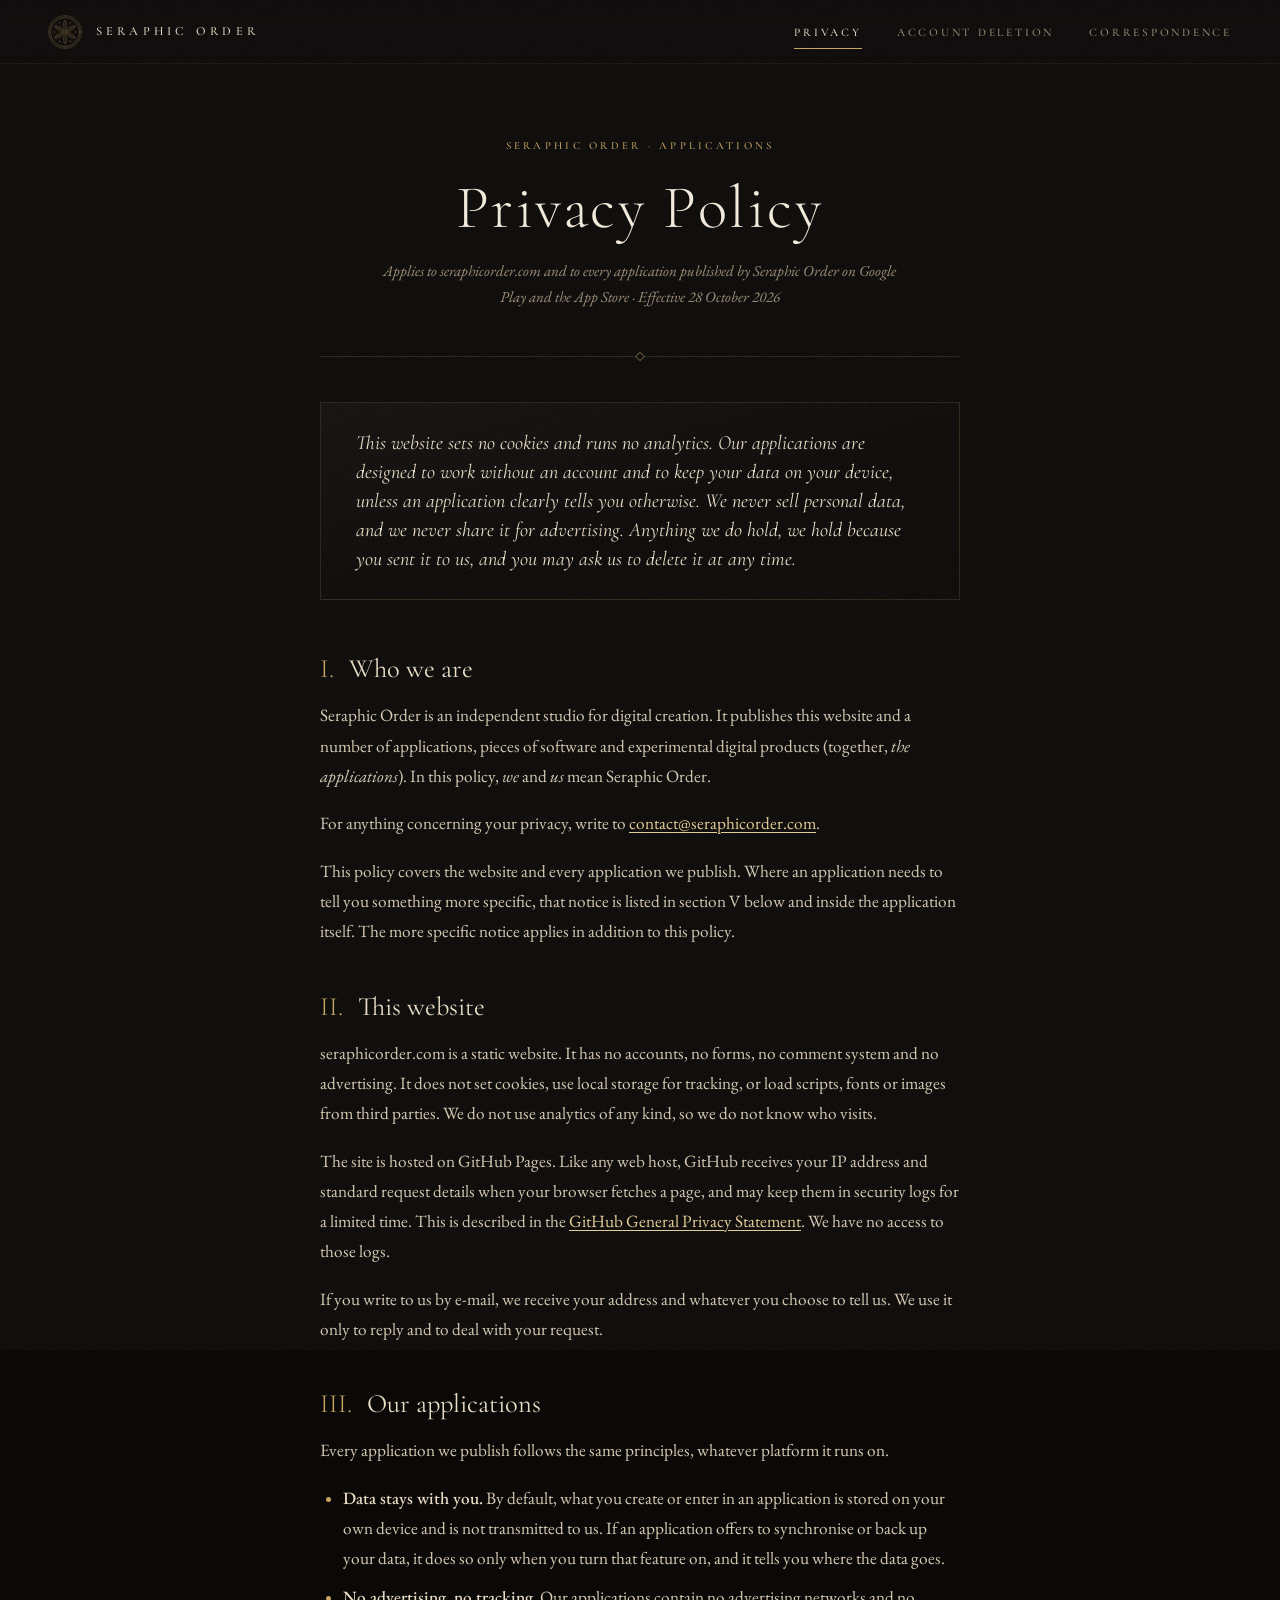
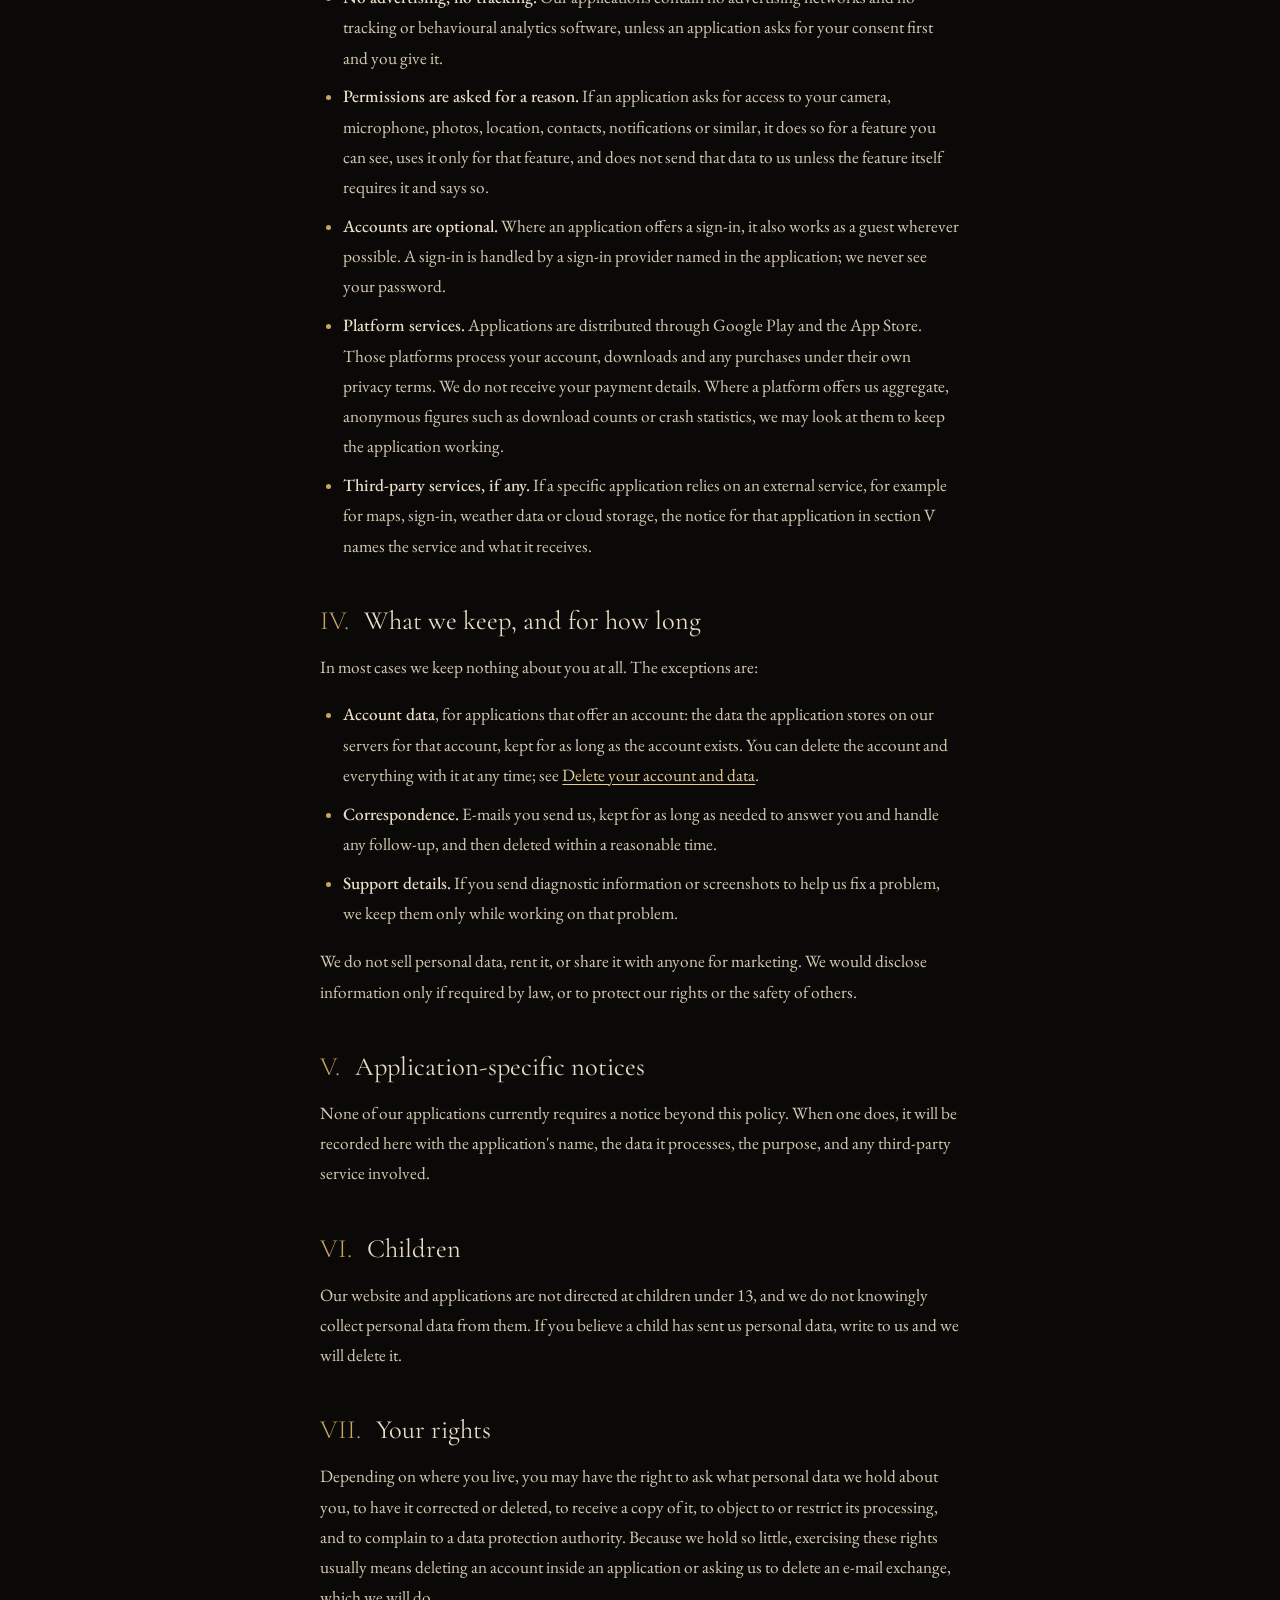
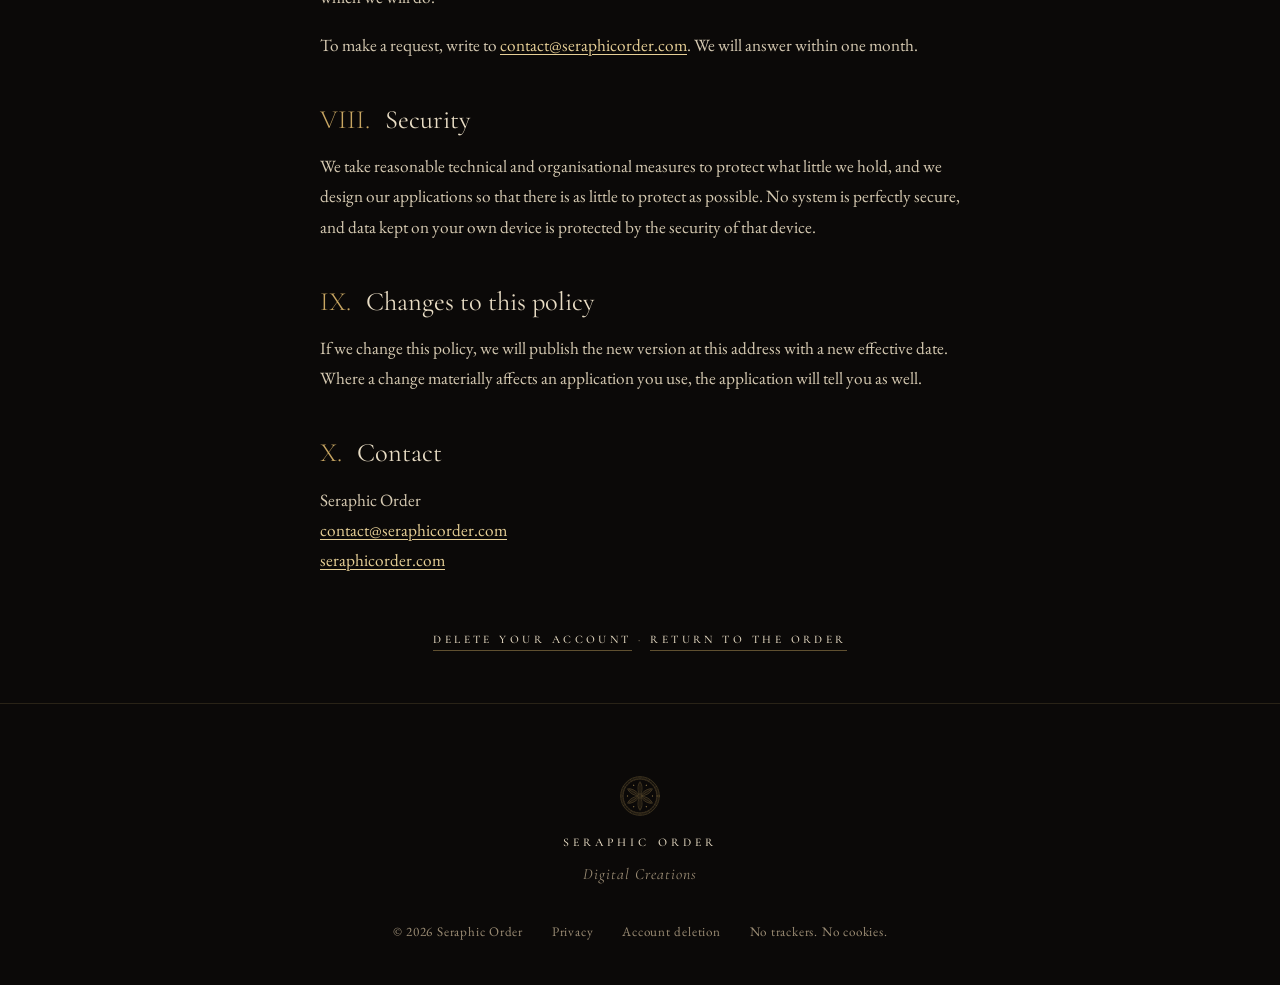
<file: apps/privacy/index.html>
<!doctype html>
<html lang="en" class="no-js">
<head>
  <meta charset="utf-8">
  <meta name="viewport" content="width=device-width, initial-scale=1">
  <title>Privacy Policy — Seraphic Order</title>
  <meta name="description" content="How Seraphic Order treats your data on seraphicorder.com and in the applications it publishes. The short version: we collect as little as possible, and nothing is sold.">
  <meta name="theme-color" content="#0b0908">
  <meta name="color-scheme" content="dark">
  <link rel="canonical" href="https://seraphicorder.com/apps/privacy/">
  <link rel="icon" href="/favicon.ico" sizes="32x32">
  <link rel="icon" href="/favicon.svg" type="image/svg+xml">
  <link rel="apple-touch-icon" href="/apple-touch-icon.png">
  <meta property="og:type" content="article">
  <meta property="og:site_name" content="Seraphic Order">
  <meta property="og:title" content="Privacy Policy — Seraphic Order">
  <meta property="og:description" content="How Seraphic Order treats your data on this website and in its applications.">
  <meta property="og:url" content="https://seraphicorder.com/apps/privacy/">
  <meta property="og:image" content="https://seraphicorder.com/og.jpg">
  <meta name="twitter:card" content="summary_large_image">
  <link rel="preload" href="/assets/fonts/CormorantGaramond-Roman.woff2" as="font" type="font/woff2" crossorigin>
  <link rel="preload" href="/assets/fonts/EBGaramond-Roman.woff2" as="font" type="font/woff2" crossorigin>
  <link rel="stylesheet" href="/styles.css">
</head>
<body class="page-document">
  <a class="skip" href="#main">Skip to content</a>
  <div class="grain" aria-hidden="true"></div>

  <header class="site-head is-scrolled">
    <a class="brand" href="/" aria-label="Seraphic Order — return to the beginning">
      <img class="brand__mark" src="/assets/img/emblem.svg" alt="" width="34" height="34">
      <span class="brand__name">Seraphic Order</span>
    </a>
    <nav class="site-nav" aria-label="Pages">
      <ol>
        <li><a href="/apps/privacy/" aria-current="page" class="is-active"><span class="t">Privacy</span></a></li>
        <li><a href="/apps/delete-account/"><span class="t">Account deletion</span></a></li>
        <li class="site-nav__extra"><a href="/#correspondence"><span class="t">Correspondence</span></a></li>
      </ol>
    </nav>
  </header>

  <main id="main" class="document">
    <header class="document__head">
      <p class="document__kicker">Seraphic Order · Applications</p>
      <h1 class="document__title">Privacy Policy</h1>
      <p class="document__meta">Applies to seraphicorder.com and to every application published by Seraphic Order on Google Play and the App Store · Effective 28 October 2026</p>
    </header>

    <section class="document__summary" aria-label="In brief">
      <p>This website sets no cookies and runs no analytics. Our applications are designed to work without an account and to keep your data on your device, unless an application clearly tells you otherwise. We never sell personal data, and we never share it for advertising. Anything we do hold, we hold because you sent it to us, and you may ask us to delete it at any time.</p>
    </section>

    <section class="document__section" aria-labelledby="s1">
      <h2 id="s1"><span class="num">I.</span> Who we are</h2>
      <p>Seraphic Order is an independent studio for digital creation. It publishes this website and a number of applications, pieces of software and experimental digital products (together, <em>the applications</em>). In this policy, <em>we</em> and <em>us</em> mean Seraphic Order.</p>
      <p>For anything concerning your privacy, write to <a href="mailto:contact@seraphicorder.com">contact@seraphicorder.com</a>.</p>
      <p>This policy covers the website and every application we publish. Where an application needs to tell you something more specific, that notice is listed in section V below and inside the application itself. The more specific notice applies in addition to this policy.</p>
    </section>

    <section class="document__section" aria-labelledby="s2">
      <h2 id="s2"><span class="num">II.</span> This website</h2>
      <p>seraphicorder.com is a static website. It has no accounts, no forms, no comment system and no advertising. It does not set cookies, use local storage for tracking, or load scripts, fonts or images from third parties. We do not use analytics of any kind, so we do not know who visits.</p>
      <p>The site is hosted on GitHub Pages. Like any web host, GitHub receives your IP address and standard request details when your browser fetches a page, and may keep them in security logs for a limited time. This is described in the <a href="https://docs.github.com/en/site-policy/privacy-policies/github-general-privacy-statement" rel="noopener">GitHub General Privacy Statement</a>. We have no access to those logs.</p>
      <p>If you write to us by e-mail, we receive your address and whatever you choose to tell us. We use it only to reply and to deal with your request.</p>
    </section>

    <section class="document__section" aria-labelledby="s3">
      <h2 id="s3"><span class="num">III.</span> Our applications</h2>
      <p>Every application we publish follows the same principles, whatever platform it runs on.</p>
      <ul>
        <li><strong>Data stays with you.</strong> By default, what you create or enter in an application is stored on your own device and is not transmitted to us. If an application offers to synchronise or back up your data, it does so only when you turn that feature on, and it tells you where the data goes.</li>
        <li><strong>No advertising, no tracking.</strong> Our applications contain no advertising networks and no tracking or behavioural analytics software, unless an application asks for your consent first and you give it.</li>
        <li><strong>Permissions are asked for a reason.</strong> If an application asks for access to your camera, microphone, photos, location, contacts, notifications or similar, it does so for a feature you can see, uses it only for that feature, and does not send that data to us unless the feature itself requires it and says so.</li>
        <li><strong>Accounts are optional.</strong> Where an application offers a sign-in, it also works as a guest wherever possible. A sign-in is handled by a sign-in provider named in the application; we never see your password.</li>
        <li><strong>Platform services.</strong> Applications are distributed through Google Play and the App Store. Those platforms process your account, downloads and any purchases under their own privacy terms. We do not receive your payment details. Where a platform offers us aggregate, anonymous figures such as download counts or crash statistics, we may look at them to keep the application working.</li>
        <li><strong>Third-party services, if any.</strong> If a specific application relies on an external service, for example for maps, sign-in, weather data or cloud storage, the notice for that application in section V names the service and what it receives.</li>
      </ul>
    </section>

    <section class="document__section" aria-labelledby="s4">
      <h2 id="s4"><span class="num">IV.</span> What we keep, and for how long</h2>
      <p>In most cases we keep nothing about you at all. The exceptions are:</p>
      <ul>
        <li><strong>Account data</strong>, for applications that offer an account: the data the application stores on our servers for that account, kept for as long as the account exists. You can delete the account and everything with it at any time; see <a href="/apps/delete-account/">Delete your account and data</a>.</li>
        <li><strong>Correspondence.</strong> E-mails you send us, kept for as long as needed to answer you and handle any follow-up, and then deleted within a reasonable time.</li>
        <li><strong>Support details.</strong> If you send diagnostic information or screenshots to help us fix a problem, we keep them only while working on that problem.</li>
      </ul>
      <p>We do not sell personal data, rent it, or share it with anyone for marketing. We would disclose information only if required by law, or to protect our rights or the safety of others.</p>
    </section>

    <section class="document__section" aria-labelledby="s5">
      <h2 id="s5"><span class="num">V.</span> Application-specific notices</h2>
      <p>None of our applications currently requires a notice beyond this policy. When one does, it will be recorded here with the application's name, the data it processes, the purpose, and any third-party service involved.</p>
      <!--
        Adding an application notice: copy this block beneath the paragraph above.

        <article class="document__notice" id="app-example">
          <h3>Example Application</h3>
          <p class="document__meta">Notice effective 1 January 2027</p>
          <p>What this application processes, why, where it is stored, which third-party services are involved, and how to delete it.</p>
        </article>
      -->
    </section>

    <section class="document__section" aria-labelledby="s6">
      <h2 id="s6"><span class="num">VI.</span> Children</h2>
      <p>Our website and applications are not directed at children under 13, and we do not knowingly collect personal data from them. If you believe a child has sent us personal data, write to us and we will delete it.</p>
    </section>

    <section class="document__section" aria-labelledby="s7">
      <h2 id="s7"><span class="num">VII.</span> Your rights</h2>
      <p>Depending on where you live, you may have the right to ask what personal data we hold about you, to have it corrected or deleted, to receive a copy of it, to object to or restrict its processing, and to complain to a data protection authority. Because we hold so little, exercising these rights usually means deleting an account inside an application or asking us to delete an e-mail exchange, which we will do.</p>
      <p>To make a request, write to <a href="mailto:contact@seraphicorder.com">contact@seraphicorder.com</a>. We will answer within one month.</p>
    </section>

    <section class="document__section" aria-labelledby="s8">
      <h2 id="s8"><span class="num">VIII.</span> Security</h2>
      <p>We take reasonable technical and organisational measures to protect what little we hold, and we design our applications so that there is as little to protect as possible. No system is perfectly secure, and data kept on your own device is protected by the security of that device.</p>
    </section>

    <section class="document__section" aria-labelledby="s9">
      <h2 id="s9"><span class="num">IX.</span> Changes to this policy</h2>
      <p>If we change this policy, we will publish the new version at this address with a new effective date. Where a change materially affects an application you use, the application will tell you as well.</p>
    </section>

    <section class="document__section" aria-labelledby="s10">
      <h2 id="s10"><span class="num">X.</span> Contact</h2>
      <p>Seraphic Order<br><a href="mailto:contact@seraphicorder.com">contact@seraphicorder.com</a><br><a href="https://seraphicorder.com/">seraphicorder.com</a></p>
    </section>

    <p class="document__foot"><a href="/apps/delete-account/">Delete your account</a> · <a href="/">Return to the Order</a></p>
  </main>

  <footer class="site-foot">
    <img class="site-foot__mark" src="/assets/img/emblem.svg" alt="" width="40" height="40">
    <p class="site-foot__name">Seraphic Order <span>Digital Creations</span></p>
    <p class="site-foot__meta">
      <span>&copy; 2026 Seraphic Order</span>
      <span><a href="/apps/privacy/">Privacy</a></span>
      <span><a href="/apps/delete-account/">Account deletion</a></span>
      <span>No trackers. No cookies.</span>
    </p>
  </footer>
</body>
</html>
</file>
<file: styles.css>
/* ==========================================================================
   SERAPHIC ORDER — Digital Creations
   Ancient atmosphere. Modern creation.
   ========================================================================== */

/* ---------- Type ------------------------------------------------------- */
@font-face {
  font-family: "Cormorant Garamond";
  src: url("assets/fonts/CormorantGaramond-Roman.woff2") format("woff2");
  font-weight: 300 700;
  font-style: normal;
  font-display: swap;
}
@font-face {
  font-family: "Cormorant Garamond";
  src: url("assets/fonts/CormorantGaramond-Italic.woff2") format("woff2");
  font-weight: 300 700;
  font-style: italic;
  font-display: swap;
}
@font-face {
  font-family: "EB Garamond";
  src: url("assets/fonts/EBGaramond-Roman.woff2") format("woff2");
  font-weight: 400 800;
  font-style: normal;
  font-display: swap;
}
@font-face {
  font-family: "EB Garamond";
  src: url("assets/fonts/EBGaramond-Italic.woff2") format("woff2");
  font-weight: 400 800;
  font-style: italic;
  font-display: swap;
}

/* ---------- Tokens ----------------------------------------------------- */
:root {
  --ink-0: #0b0908;
  --ink-1: #110d0b;
  --ink-2: #19130f;
  --mahogany: #3a2017;
  --burgundy: #4a1b22;
  --gold: #c8a662;
  --gold-bright: #e6cf96;
  --gold-dim: rgba(200, 166, 98, 0.45);
  --brass: #9c7a3f;
  --ivory: #f4ecdc;
  --parchment: #e9ddc5;
  --text: #d6cab2;
  --text-soft: #bfb199;
  --muted: #9c8d75;
  --line: rgba(200, 166, 98, 0.16);
  --line-faint: rgba(200, 166, 98, 0.08);

  --font-display: "Cormorant Garamond", "Cormorant", Garamond, "Times New Roman", serif;
  --font-body: "EB Garamond", Garamond, "Times New Roman", serif;

  --ease: cubic-bezier(0.22, 0.61, 0.36, 1);
  --gutter: clamp(1.25rem, 5vw, 3rem);
  --measure: 38em;

  --emblem-bg: var(--ink-0);
  color-scheme: dark;
}

/* ---------- Base ------------------------------------------------------- */
*, *::before, *::after { box-sizing: border-box; }

html {
  scroll-behavior: smooth;
  scroll-padding-top: 5.5rem;
  -webkit-text-size-adjust: 100%;
  background: var(--ink-0);
}

body {
  margin: 0;
  min-height: 100svh;
  background: var(--ink-0);
  color: var(--text);
  font: 400 1.125rem/1.75 var(--font-body);
  -webkit-font-smoothing: antialiased;
  -moz-osx-font-smoothing: grayscale;
  text-rendering: optimizeLegibility;
  overflow-x: hidden;
  position: relative;
}

/* ambient pools of lamplight and burgundy, behind everything */
body::before {
  content: "";
  position: fixed;
  inset: 0;
  z-index: -1;
  pointer-events: none;
  background:
    radial-gradient(90vmax 70vmax at 8% 0%, rgba(205, 140, 58, 0.10), transparent 60%),
    radial-gradient(70vmax 60vmax at 100% 100%, rgba(92, 26, 36, 0.28), transparent 65%),
    linear-gradient(180deg, var(--ink-0), var(--ink-1));
}

/* film grain */
.grain {
  position: fixed;
  inset: -50%;
  z-index: 60;
  pointer-events: none;
  opacity: 0.075;
  background-image: url("data:image/svg+xml;utf8,<svg xmlns='http://www.w3.org/2000/svg' width='280' height='280'><filter id='n'><feTurbulence type='fractalNoise' baseFrequency='0.85' numOctaves='2' stitchTiles='stitch'/><feColorMatrix type='saturate' values='0'/></filter><rect width='100%25' height='100%25' filter='url(%23n)'/></svg>");
  background-size: 280px 280px;
}

::selection { background: rgba(200, 166, 98, 0.28); color: var(--ivory); }

a { color: var(--gold-bright); text-decoration-thickness: 1px; text-underline-offset: 0.18em; }
a:focus-visible, button:focus-visible {
  outline: 1px solid var(--gold);
  outline-offset: 4px;
}

img, svg { display: block; max-width: 100%; }

.sr-only {
  position: absolute !important;
  width: 1px; height: 1px;
  padding: 0; margin: -1px;
  overflow: hidden; clip: rect(0 0 0 0); clip-path: inset(50%);
  white-space: nowrap; border: 0;
}

.skip {
  position: absolute;
  top: -100%;
  left: 1rem;
  z-index: 100;
  padding: 0.6rem 1rem;
  background: var(--ink-2);
  color: var(--ivory);
  border: 1px solid var(--gold);
  font-family: var(--font-display);
  letter-spacing: 0.2em;
  text-transform: uppercase;
  font-size: 0.75rem;
}
.skip:focus { top: 1rem; }

/* ---------- Header ----------------------------------------------------- */
.site-head {
  position: fixed;
  inset: 0 0 auto 0;
  z-index: 40;
  display: flex;
  align-items: center;
  justify-content: space-between;
  gap: 1rem;
  padding: 1.5rem var(--gutter);
  border-bottom: 1px solid transparent;
  transition: background 0.7s var(--ease), border-color 0.7s var(--ease), padding 0.7s var(--ease);
}
.site-head.is-scrolled {
  padding-block: 0.9rem;
  background: linear-gradient(180deg, rgba(11, 9, 8, 0.94), rgba(11, 9, 8, 0.80));
  border-color: var(--line-faint);
  -webkit-backdrop-filter: blur(8px);
  backdrop-filter: blur(8px);
}

.brand {
  display: inline-flex;
  align-items: center;
  gap: 0.85rem;
  color: var(--gold);
  text-decoration: none;
}
.brand__mark { width: 34px; height: 34px; flex: none; transition: transform 1.2s var(--ease); }
.brand:hover .brand__mark { transform: rotate(30deg); }
.brand__name {
  font-family: var(--font-display);
  font-weight: 500;
  font-size: 0.78rem;
  letter-spacing: 0.34em;
  text-transform: uppercase;
  color: var(--parchment);
  white-space: nowrap;
}

.site-nav ol {
  list-style: none;
  margin: 0;
  padding: 0;
  display: flex;
  gap: clamp(1rem, 3vw, 2.6rem);
}
.site-nav a {
  position: relative;
  display: inline-flex;
  align-items: baseline;
  gap: 0.55rem;
  padding: 0.4rem 0;
  font-family: var(--font-display);
  font-weight: 500;
  font-size: 0.72rem;
  letter-spacing: 0.24em;
  text-transform: uppercase;
  color: var(--muted);
  text-decoration: none;
  transition: color 0.4s;
}
.site-nav a .n { color: var(--gold); font-size: 0.82rem; letter-spacing: 0.08em; }
.site-nav a::after {
  content: "";
  position: absolute;
  left: 0; right: 0; bottom: 0;
  height: 1px;
  background: var(--gold);
  transform: scaleX(0);
  transform-origin: right;
  transition: transform 0.55s var(--ease);
}
.site-nav a:hover, .site-nav a.is-active { color: var(--parchment); }
.site-nav a:hover::after, .site-nav a.is-active::after { transform: scaleX(1); transform-origin: left; }

.site-nav a, .site-nav a .t { white-space: nowrap; }
@media (max-width: 900px) {
  .site-nav a .t { position: absolute; width: 1px; height: 1px; overflow: hidden; clip: rect(0 0 0 0); }
  .site-nav a .n { font-size: 0.95rem; }
  .site-nav ol { gap: 1.4rem; }
}
@media (max-width: 480px) {
  .site-head { padding-inline: 1rem; }
  .brand { gap: 0.6rem; }
  .brand__mark { width: 30px; height: 30px; }
  .brand__name { font-size: 0.66rem; letter-spacing: 0.22em; }
  .site-nav ol { gap: 1.1rem; }
}

/* ---------- Hero ------------------------------------------------------- */
.hero {
  position: relative;
  min-height: 100svh;
  display: grid;
  place-items: center;
  padding: 7rem var(--gutter) 7rem;
  overflow: hidden;
  isolation: isolate;
}

.hero__lamp {
  position: absolute;
  inset: 0;
  z-index: -3;
  background:
    radial-gradient(70vmax 55vmax at 18% 6%, rgba(214, 150, 62, 0.20), transparent 62%),
    radial-gradient(55vmax 45vmax at 86% 96%, rgba(96, 28, 36, 0.38), transparent 66%),
    radial-gradient(42vmax 42vmax at 50% 56%, rgba(62, 32, 18, 0.38), transparent 70%);
}
/* lamp follows the pointer, gently */
.hero__lamp::after {
  content: "";
  position: absolute;
  inset: 0;
  background: radial-gradient(30rem 30rem at var(--mx, 50%) var(--my, 42%), rgba(232, 184, 104, 0.10), transparent 70%);
  opacity: 0;
  transition: opacity 1.4s var(--ease);
}
.hero.has-pointer .hero__lamp::after { opacity: 1; }

.hero__celestial {
  position: absolute;
  z-index: -2;
  left: 50%;
  top: 50%;
  width: min(150vmin, 1500px);
  aspect-ratio: 1;
  translate: -50% -50%;
  opacity: 0.17;
  will-change: transform;
  -webkit-mask-image: radial-gradient(circle at center, #000 30%, transparent 70%);
  mask-image: radial-gradient(circle at center, #000 30%, transparent 70%);
}
.hero__celestial img {
  width: 100%;
  height: 100%;
  animation: spin 480s linear infinite;
}
@keyframes spin { to { transform: rotate(360deg); } }

.hero__rain {
  position: absolute;
  inset: 0;
  z-index: -1;
  width: 100%;
  height: 100%;
  opacity: 0.55;
  pointer-events: none;
}

.hero__inner {
  display: flex;
  flex-direction: column;
  align-items: center;
  text-align: center;
  max-width: 64rem;
  will-change: transform, opacity;
}

.hero__seal {
  width: clamp(132px, 23vmin, 216px);
  height: auto;
  aspect-ratio: 1;
  color: var(--gold);
  margin-bottom: clamp(1.8rem, 4.5vh, 3.2rem);
  filter: drop-shadow(0 0 28px rgba(214, 165, 80, 0.16));
}

.hero__title {
  margin: 0;
  font-family: var(--font-display);
  font-weight: 300;
  font-size: clamp(2.35rem, 7.4vw, 6.6rem);
  line-height: 1.04;
  letter-spacing: 0.2em;
  text-indent: 0.2em; /* optically centre tracked caps */
  text-transform: uppercase;
  color: var(--ivory);
  background: linear-gradient(180deg, #f8f1e1 0%, #e9d7ae 58%, #c9a862 100%);
  -webkit-background-clip: text;
  background-clip: text;
  -webkit-text-fill-color: transparent;
}

@media (max-width: 640px) {
  .hero__title { font-size: clamp(2.5rem, 11.5vw, 4rem); letter-spacing: 0.18em; text-indent: 0.18em; line-height: 1.12; }
  .hero__title span { display: block; }
}

.hero__sub {
  display: flex;
  align-items: center;
  gap: 1.2rem;
  margin: 1.5rem 0 0;
  font-family: var(--font-display);
  font-style: italic;
  font-weight: 400;
  font-size: clamp(1.2rem, 2.3vw, 1.7rem);
  letter-spacing: 0.05em;
  color: var(--gold-bright);
}
.hero__sub::before, .hero__sub::after {
  content: "";
  width: clamp(2rem, 7vw, 5.5rem);
  height: 1px;
  background: linear-gradient(to right, transparent, var(--gold));
}
.hero__sub::after { background: linear-gradient(to left, transparent, var(--gold)); }

.hero__tag {
  margin: 1.5rem 0 0;
  font-style: italic;
  font-size: clamp(1rem, 1.4vw, 1.12rem);
  letter-spacing: 0.02em;
  color: var(--muted);
}

.hero__cue {
  position: absolute;
  bottom: 2rem;
  left: 50%;
  translate: -50% 0;
  display: flex;
  flex-direction: column;
  align-items: center;
  gap: 0.75rem;
  color: var(--muted);
  text-decoration: none;
  font-family: var(--font-display);
  font-weight: 500;
  font-size: 0.64rem;
  letter-spacing: 0.4em;
  text-indent: 0.4em;
  text-transform: uppercase;
  transition: color 0.4s;
}
.hero__cue:hover { color: var(--parchment); }
.hero__cue i {
  position: relative;
  width: 1px;
  height: 3.4rem;
  background: linear-gradient(var(--gold-dim), transparent);
  overflow: hidden;
}
.hero__cue i::after {
  content: "";
  position: absolute;
  left: 0; top: -100%;
  width: 100%; height: 100%;
  background: linear-gradient(transparent, var(--ivory));
  animation: drip 2.8s var(--ease) infinite;
}
@keyframes drip { 0% { top: -100%; } 60%, 100% { top: 100%; } }

.hero__margin {
  position: absolute;
  top: 50%;
  margin: 0;
  translate: 0 -50%;
  writing-mode: vertical-rl;
  font-family: var(--font-display);
  font-weight: 500;
  font-size: 0.62rem;
  letter-spacing: 0.44em;
  text-transform: uppercase;
  color: var(--muted);
  opacity: 0.75;
}
.hero__margin--l { left: 2rem; rotate: 180deg; }
.hero__margin--r { right: 2rem; }
@media (max-width: 900px) { .hero__margin { display: none; } }

/* entrance */
.hero__inner > * { animation: rise 1.6s var(--ease) both; }
.hero__seal  { animation-delay: 0.1s; animation-duration: 2s; }
.hero__title { animation-delay: 0.45s; }
.hero__sub   { animation-delay: 0.75s; }
.hero__tag   { animation-delay: 1s; }
.hero__cue   { animation: fade 1.6s var(--ease) 1.8s both; }
.hero__margin { animation: fade 1.6s var(--ease) 1.4s both; }
@keyframes rise { from { opacity: 0; transform: translateY(18px); } to { opacity: 1; transform: none; } }
@keyframes fade { from { opacity: 0; } to { opacity: 1; } }
.hero__margin { animation-fill-mode: both; }
@keyframes fade-margin { from { opacity: 0; } to { opacity: 0.75; } }
.hero__margin { animation-name: fade-margin; }

/* ---------- Chapters --------------------------------------------------- */
.chapter {
  position: relative;
  max-width: 74rem;
  margin: 0 auto;
  padding: clamp(5rem, 12vh, 9rem) var(--gutter);
}

.chapter__head {
  display: grid;
  grid-template-columns: auto auto 1fr;
  align-items: center;
  gap: 1.4rem;
  margin-bottom: clamp(2.6rem, 6vh, 4.2rem);
}
.chapter__num {
  font-family: var(--font-display);
  font-weight: 300;
  font-size: clamp(2.6rem, 5vw, 4rem);
  line-height: 1;
  color: var(--gold);
}
.chapter__title {
  margin: 0;
  font-family: var(--font-display);
  font-weight: 500;
  font-size: clamp(0.8rem, 1.3vw, 0.94rem);
  letter-spacing: 0.32em;
  text-transform: uppercase;
  color: var(--parchment);
}
.chapter__rule { height: 1px; background: linear-gradient(to right, var(--gold-dim), transparent 85%); }

.chapter__body {
  display: grid;
  grid-template-columns: minmax(0, 5fr) minmax(0, 7fr);
  gap: clamp(2rem, 6vw, 6rem);
  align-items: start;
}
.chapter__body--intro { margin-bottom: clamp(3rem, 7vh, 4.5rem); }
@media (max-width: 820px) {
  .chapter__body { grid-template-columns: 1fr; gap: 1.8rem; }
}

.lede {
  position: sticky;
  top: 7rem;
  margin: 0;
  font-family: var(--font-display);
  font-style: italic;
  font-weight: 400;
  font-size: clamp(1.65rem, 2.8vw, 2.35rem);
  line-height: 1.28;
  color: var(--ivory);
  text-wrap: balance;
}
@media (max-width: 820px) { .lede { position: static; } }

.prose p { margin: 0 0 1.4em; max-width: var(--measure); }
.prose p:last-child { margin-bottom: 0; }
.prose--initial p:first-of-type::first-letter {
  float: left;
  font-family: var(--font-display);
  font-weight: 400;
  font-size: 3.9em;
  line-height: 0.78;
  padding: 0.1em 0.14em 0 0;
  color: var(--gold);
}

/* ornament between chapters */
.ornament {
  display: flex;
  justify-content: center;
  padding: 0 var(--gutter);
  color: var(--gold);
  opacity: 0.6;
}
.ornament svg { width: min(260px, 70vw); height: auto; }

/* ---------- Plates (creations) ---------------------------------------- */
.plates {
  list-style: none;
  margin: 0;
  padding: 0;
  display: grid;
  grid-template-columns: repeat(3, minmax(0, 1fr));
  gap: clamp(1rem, 2.5vw, 2rem);
}
@media (max-width: 820px) { .plates { grid-template-columns: repeat(2, minmax(0, 1fr)); } }
@media (max-width: 540px) { .plates { grid-template-columns: 1fr; } }

.plate {
  position: relative;
  display: flex;
  flex-direction: column;
  aspect-ratio: 4 / 5;
  padding: 1.5rem;
  border: 1px solid var(--line);
  background: linear-gradient(165deg, rgba(255, 238, 205, 0.028), rgba(0, 0, 0, 0) 55%);
  transition: border-color 0.7s var(--ease), background 0.7s var(--ease);
}
.plate::before {
  content: "";
  position: absolute;
  inset: 7px;
  border: 1px solid var(--line-faint);
  pointer-events: none;
  transition: border-color 0.7s var(--ease);
}
.plate:hover { border-color: var(--gold-dim); background: linear-gradient(165deg, rgba(255, 238, 205, 0.05), rgba(0, 0, 0, 0) 60%); }
.plate:hover::before { border-color: rgba(200, 166, 98, 0.22); }
@media (max-width: 540px) { .plate { aspect-ratio: 5 / 4; } }

.plate__link {
  position: absolute;
  inset: 0;
  display: flex;
  flex-direction: column;
  padding: 1.5rem;
  color: inherit;
  text-decoration: none;
}
.plate__num {
  font-family: var(--font-display);
  font-weight: 500;
  font-size: 0.66rem;
  letter-spacing: 0.32em;
  text-transform: uppercase;
  color: var(--gold);
}
.plate__figure {
  flex: 1;
  display: grid;
  place-items: center;
  color: var(--gold);
  opacity: 0.55;
  transition: opacity 0.8s var(--ease), transform 1.6s var(--ease);
}
.plate__figure svg { width: 54%; height: auto; }
.plate__figure img { width: 100%; height: 100%; object-fit: cover; }
.plate:hover .plate__figure { opacity: 0.9; transform: rotate(5deg) scale(1.03); }
.plate__title {
  margin: 0;
  font-family: var(--font-display);
  font-weight: 400;
  font-size: 1.4rem;
  line-height: 1.2;
  color: var(--parchment);
}
.plate[data-state="pending"] .plate__title { font-style: italic; color: var(--text-soft); }
.plate__desc {
  margin: 0.35rem 0 0;
  font-size: 0.98rem;
  font-style: italic;
  color: var(--muted);
}
.plates__note {
  margin: 2.6rem auto 0;
  max-width: 34em;
  text-align: center;
  font-style: italic;
  color: var(--muted);
}

/* ---------- Philosophy ------------------------------------------------- */
.motto {
  margin: 0 0 clamp(3rem, 8vh, 5.5rem);
  text-align: center;
  font-family: var(--font-display);
  font-weight: 300;
  font-size: clamp(1.95rem, 4.8vw, 3.7rem);
  line-height: 1.14;
  color: var(--ivory);
  text-wrap: balance;
}
.motto span:last-child { font-style: italic; color: var(--gold-bright); }
@media (max-width: 540px) { .motto span { display: block; } }

.tenets {
  list-style: none;
  margin: 0;
  padding: 0;
  display: grid;
  grid-template-columns: 1fr 1fr;
  border-top: 1px solid var(--line);
}
.tenet {
  display: grid;
  grid-template-columns: 2.4rem 1fr;
  gap: 0.6rem;
  padding: 2.3rem 0;
  border-bottom: 1px solid var(--line);
}
.tenet:nth-child(odd) { padding-right: 2.6rem; border-right: 1px solid var(--line); }
.tenet:nth-child(even) { padding-left: 2.6rem; }
.tenet__num {
  font-family: var(--font-display);
  font-style: italic;
  font-size: 1.25rem;
  line-height: 1.5;
  color: var(--gold);
}
.tenet h3 {
  margin: 0 0 0.5rem;
  font-family: var(--font-display);
  font-weight: 400;
  font-size: 1.6rem;
  line-height: 1.2;
  color: var(--parchment);
}
.tenet p { margin: 0; max-width: 30em; font-size: 1.06rem; color: var(--text-soft); }
@media (max-width: 720px) {
  .tenets { grid-template-columns: 1fr; }
  .tenet:nth-child(odd) { padding-right: 0; border-right: 0; }
  .tenet:nth-child(even) { padding-left: 0; }
}

.coda {
  margin: clamp(3rem, 7vh, 4.5rem) auto 0;
  max-width: 30em;
  text-align: center;
  font-family: var(--font-display);
  font-style: italic;
  font-size: clamp(1.25rem, 2vw, 1.5rem);
  color: var(--gold-bright);
}

/* ---------- Correspondence -------------------------------------------- */
.letter {
  position: relative;
  max-width: 48rem;
  margin: 1.6rem auto 0;
  padding: clamp(3rem, 7vw, 4.8rem) clamp(1.25rem, 5vw, 4rem) clamp(2.6rem, 6vw, 4rem);
  text-align: center;
  border: 1px solid var(--line);
  background: radial-gradient(70% 90% at 50% 0%, rgba(214, 150, 62, 0.08), transparent 70%);
}
.letter::before {
  content: "";
  position: absolute;
  inset: 8px;
  border: 1px solid var(--line-faint);
  pointer-events: none;
}
.letter__seal {
  position: absolute;
  top: 0;
  left: 50%;
  width: 56px;
  height: 56px;
  padding: 8px;
  translate: -50% -50%;
  color: var(--gold);
  background: var(--ink-0);
  border-radius: 50%;
}
.letter__lede {
  margin: 0 0 1.6rem;
  font-family: var(--font-display);
  font-style: italic;
  font-size: clamp(1.3rem, 2.2vw, 1.7rem);
  color: var(--parchment);
}
.letter__address {
  position: relative;
  display: inline-block;
  padding-bottom: 0.22em;
  font-family: var(--font-display);
  font-weight: 400;
  font-size: clamp(1.4rem, 4.2vw, 2.7rem);
  letter-spacing: 0.04em;
  line-height: 1.15;
  color: var(--ivory);
  text-decoration: none;
  overflow-wrap: anywhere;
  transition: color 0.5s;
}
.letter__address span[aria-hidden] { font-style: italic; color: var(--gold); }
.letter__address::after {
  content: "";
  position: absolute;
  left: 0; right: 0; bottom: 0;
  height: 1px;
  background: var(--gold);
  opacity: 0.6;
  transform: scaleX(0.32);
  transition: transform 0.8s var(--ease), opacity 0.5s;
}
.letter__address:hover { color: #fff8ea; }
.letter__address:hover::after, .letter__address:focus-visible::after { transform: scaleX(1); opacity: 1; }
.letter__note {
  margin: 1.8rem auto 0;
  max-width: 32em;
  font-style: italic;
  font-size: 1.02rem;
  color: var(--muted);
}

/* ---------- Footer ----------------------------------------------------- */
.site-foot {
  display: flex;
  flex-direction: column;
  align-items: center;
  gap: 1rem;
  margin-top: clamp(2rem, 6vh, 4rem);
  padding: clamp(3rem, 8vh, 5rem) var(--gutter) 2.6rem;
  border-top: 1px solid var(--line);
  text-align: center;
}
.site-foot__mark { width: 40px; height: 40px; color: var(--gold-dim); }
.site-foot__name {
  margin: 0;
  font-family: var(--font-display);
  font-weight: 500;
  font-size: 0.74rem;
  letter-spacing: 0.34em;
  text-transform: uppercase;
  color: var(--parchment);
}
.site-foot__name span {
  display: block;
  margin-top: 0.5rem;
  font-weight: 400;
  font-style: italic;
  font-size: 0.98rem;
  letter-spacing: 0.06em;
  text-transform: none;
  color: var(--muted);
}
.site-foot__meta {
  display: flex;
  flex-wrap: wrap;
  justify-content: center;
  gap: 0.5rem 1.8rem;
  margin: 1rem 0 0;
  font-size: 0.82rem;
  letter-spacing: 0.06em;
  color: var(--muted);
}
.site-foot__meta a { color: var(--muted); text-decoration: none; }
.site-foot__meta a:hover { color: var(--parchment); }

/* ---------- Reveal on scroll ------------------------------------------ */
.reveal {
  opacity: 0;
  transform: translateY(22px);
  transition: opacity 1.2s var(--ease), transform 1.2s var(--ease);
  transition-delay: calc(var(--i, 0) * 130ms);
}
.reveal.is-in { opacity: 1; transform: none; }
.no-js .reveal { opacity: 1; transform: none; }

/* ---------- 404 -------------------------------------------------------- */
.lost {
  min-height: 100svh;
  display: grid;
  place-items: center;
  padding: 7rem var(--gutter) 5rem;
  text-align: center;
}
.lost__num {
  margin: 0;
  font-family: var(--font-display);
  font-weight: 300;
  font-size: clamp(4rem, 14vw, 9rem);
  line-height: 1;
  letter-spacing: 0.1em;
  text-indent: 0.1em;
  color: var(--gold);
}
.lost h1 {
  margin: 1rem 0 0;
  font-family: var(--font-display);
  font-weight: 400;
  font-style: italic;
  font-size: clamp(1.5rem, 3vw, 2.2rem);
  color: var(--ivory);
}
.lost p { margin: 1rem auto 0; max-width: 30em; color: var(--muted); font-style: italic; }
.lost a.return {
  display: inline-block;
  margin-top: 2.4rem;
  font-family: var(--font-display);
  font-weight: 500;
  font-size: 0.72rem;
  letter-spacing: 0.32em;
  text-transform: uppercase;
  color: var(--parchment);
  text-decoration: none;
  border-bottom: 1px solid var(--gold-dim);
  padding-bottom: 0.4rem;
  transition: border-color 0.4s;
}
.lost a.return:hover { border-color: var(--gold); }

/* ---------- Documents ------------------------------------------------- */
.page-document .site-head { position: sticky; }
.page-document .site-nav a .t { position: static; width: auto; height: auto; overflow: visible; clip: auto; }
.page-document .site-nav ol { gap: clamp(0.9rem, 3vw, 2.2rem); }
@media (max-width: 640px) {
  .page-document .brand__name { display: none; }
  .page-document .site-nav ol { gap: 1rem; }
  .page-document .site-nav a { letter-spacing: 0.18em; font-size: 0.68rem; }
  .page-document .site-nav__extra { display: none; }
}

.document {
  max-width: 46rem;
  margin: 0 auto;
  padding: clamp(3rem, 8vh, 6rem) var(--gutter) clamp(3rem, 6vh, 4rem);
}
.document__head {
  position: relative;
  text-align: center;
  padding-bottom: clamp(2rem, 5vh, 3rem);
  margin-bottom: clamp(2rem, 5vh, 3rem);
  border-bottom: 1px solid var(--line);
}
.document__head::after {
  content: "";
  position: absolute;
  left: 50%;
  bottom: -4px;
  width: 7px; height: 7px;
  translate: -50% 0;
  rotate: 45deg;
  background: var(--ink-0);
  border: 1px solid var(--gold-dim);
}
.document__kicker {
  margin: 0 0 1.2rem;
  font-family: var(--font-display);
  font-weight: 500;
  font-size: 0.68rem;
  letter-spacing: 0.3em;
  text-transform: uppercase;
  color: var(--gold);
}
.document__title {
  margin: 0;
  font-family: var(--font-display);
  font-weight: 300;
  font-size: clamp(2.2rem, 6vw, 3.8rem);
  line-height: 1.08;
  letter-spacing: 0.04em;
  color: var(--ivory);
  text-wrap: balance;
}
.document__meta {
  margin: 1.2rem auto 0;
  max-width: 34em;
  font-style: italic;
  font-size: 0.95rem;
  line-height: 1.7;
  color: var(--muted);
}
.document__summary {
  margin: 0 0 clamp(2.5rem, 6vh, 4rem);
  padding: 1.6rem clamp(1.25rem, 4vw, 2.2rem);
  border: 1px solid var(--line);
  background: linear-gradient(165deg, rgba(255, 238, 205, 0.03), rgba(0, 0, 0, 0) 60%);
}
.document__summary p { margin: 0; font-family: var(--font-display); font-style: italic; font-size: 1.25rem; line-height: 1.45; color: var(--parchment); }
.document__section { margin-bottom: clamp(2.2rem, 5vh, 3.2rem); }
.document__section h2 {
  margin: 0 0 0.9rem;
  font-family: var(--font-display);
  font-weight: 400;
  font-size: 1.65rem;
  line-height: 1.2;
  color: var(--parchment);
}
.document__section h2 .num { color: var(--gold); font-weight: 300; margin-right: 0.35em; }
.document__section p, .document__section li { font-size: 1.08rem; line-height: 1.75; }
.document__section p { margin: 0 0 1em; }
.document__section ul, .document__section ol { margin: 0 0 1em; padding-left: 1.3em; }
.document__section li { margin: 0.5em 0; }
.document__section li::marker { color: var(--gold); font-family: var(--font-display); }
.document__section strong { font-weight: 500; color: var(--parchment); }
.document__section code { font-family: inherit; font-style: italic; color: var(--parchment); }
.document__action {
  display: inline-block;
  margin: 0.4rem 0 1.4rem;
  padding: 0.9rem 1.6rem;
  border: 1px solid var(--gold-dim);
  font-family: var(--font-display);
  font-weight: 500;
  font-size: 0.78rem;
  letter-spacing: 0.26em;
  text-transform: uppercase;
  color: var(--ivory);
  text-decoration: none;
  transition: border-color 0.4s, background 0.4s;
}
.document__action:hover { border-color: var(--gold); background: rgba(200, 166, 98, 0.08); }
.document__foot {
  margin: clamp(2.5rem, 6vh, 4rem) 0 0;
  text-align: center;
  font-family: var(--font-display);
  font-weight: 500;
  font-size: 0.72rem;
  letter-spacing: 0.3em;
  text-transform: uppercase;
  color: var(--muted);
}
.document__foot a { color: var(--parchment); text-decoration: none; border-bottom: 1px solid var(--gold-dim); padding-bottom: 0.25rem; }
.document__foot a:hover { border-color: var(--gold); }
.page-document .site-foot { margin-top: 0; }

/* ---------- Motion preferences ---------------------------------------- */
@media (prefers-reduced-motion: reduce) {
  html { scroll-behavior: auto; }
  *, *::before, *::after {
    animation-duration: 0.01ms !important;
    animation-iteration-count: 1 !important;
    transition-duration: 0.01ms !important;
  }
  .reveal { opacity: 1; transform: none; }
  .hero__celestial img { animation: none; }
  .hero__rain { display: none; }
  .hero__lamp::after { display: none; }
  .hero__margin { opacity: 0.75; }
}

@media print {
  .grain, .hero__rain, .hero__celestial, .hero__cue, .site-head { display: none; }
  body { background: #fff; color: #111; }
}
</file>
